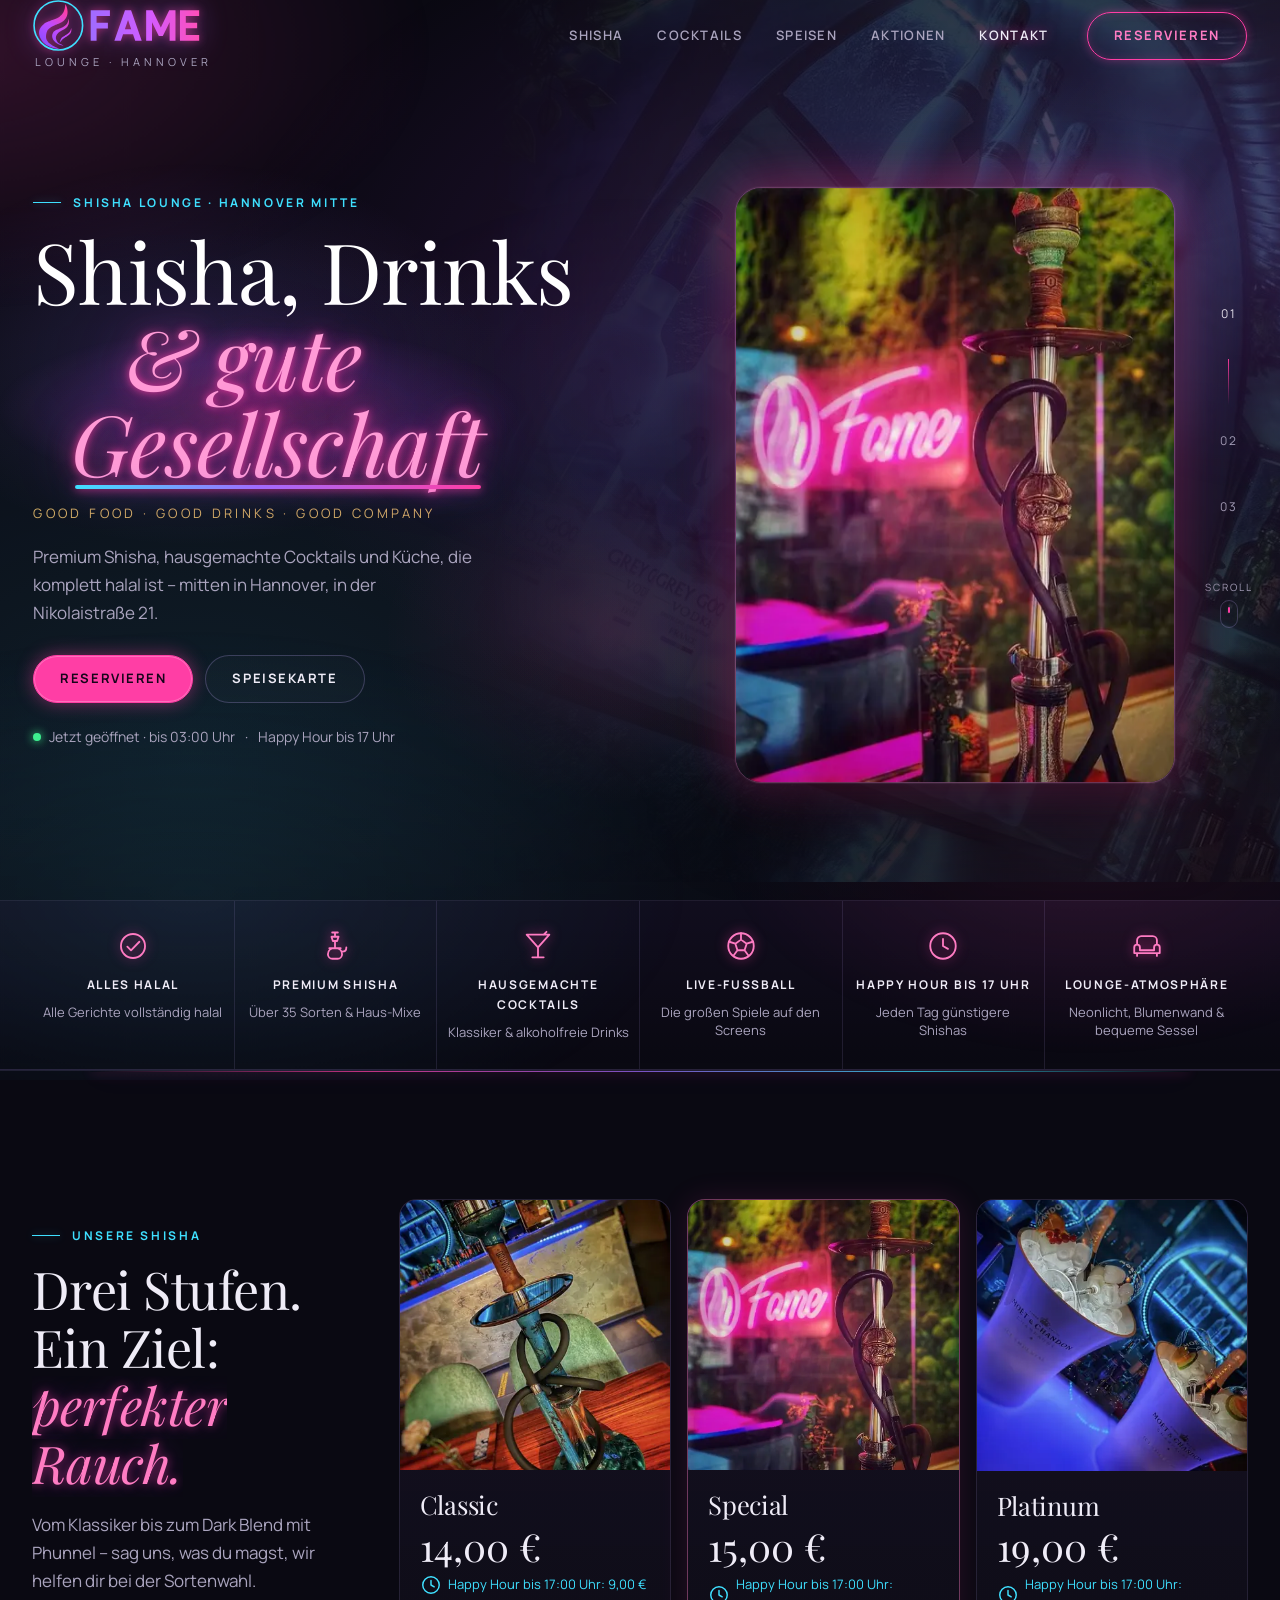
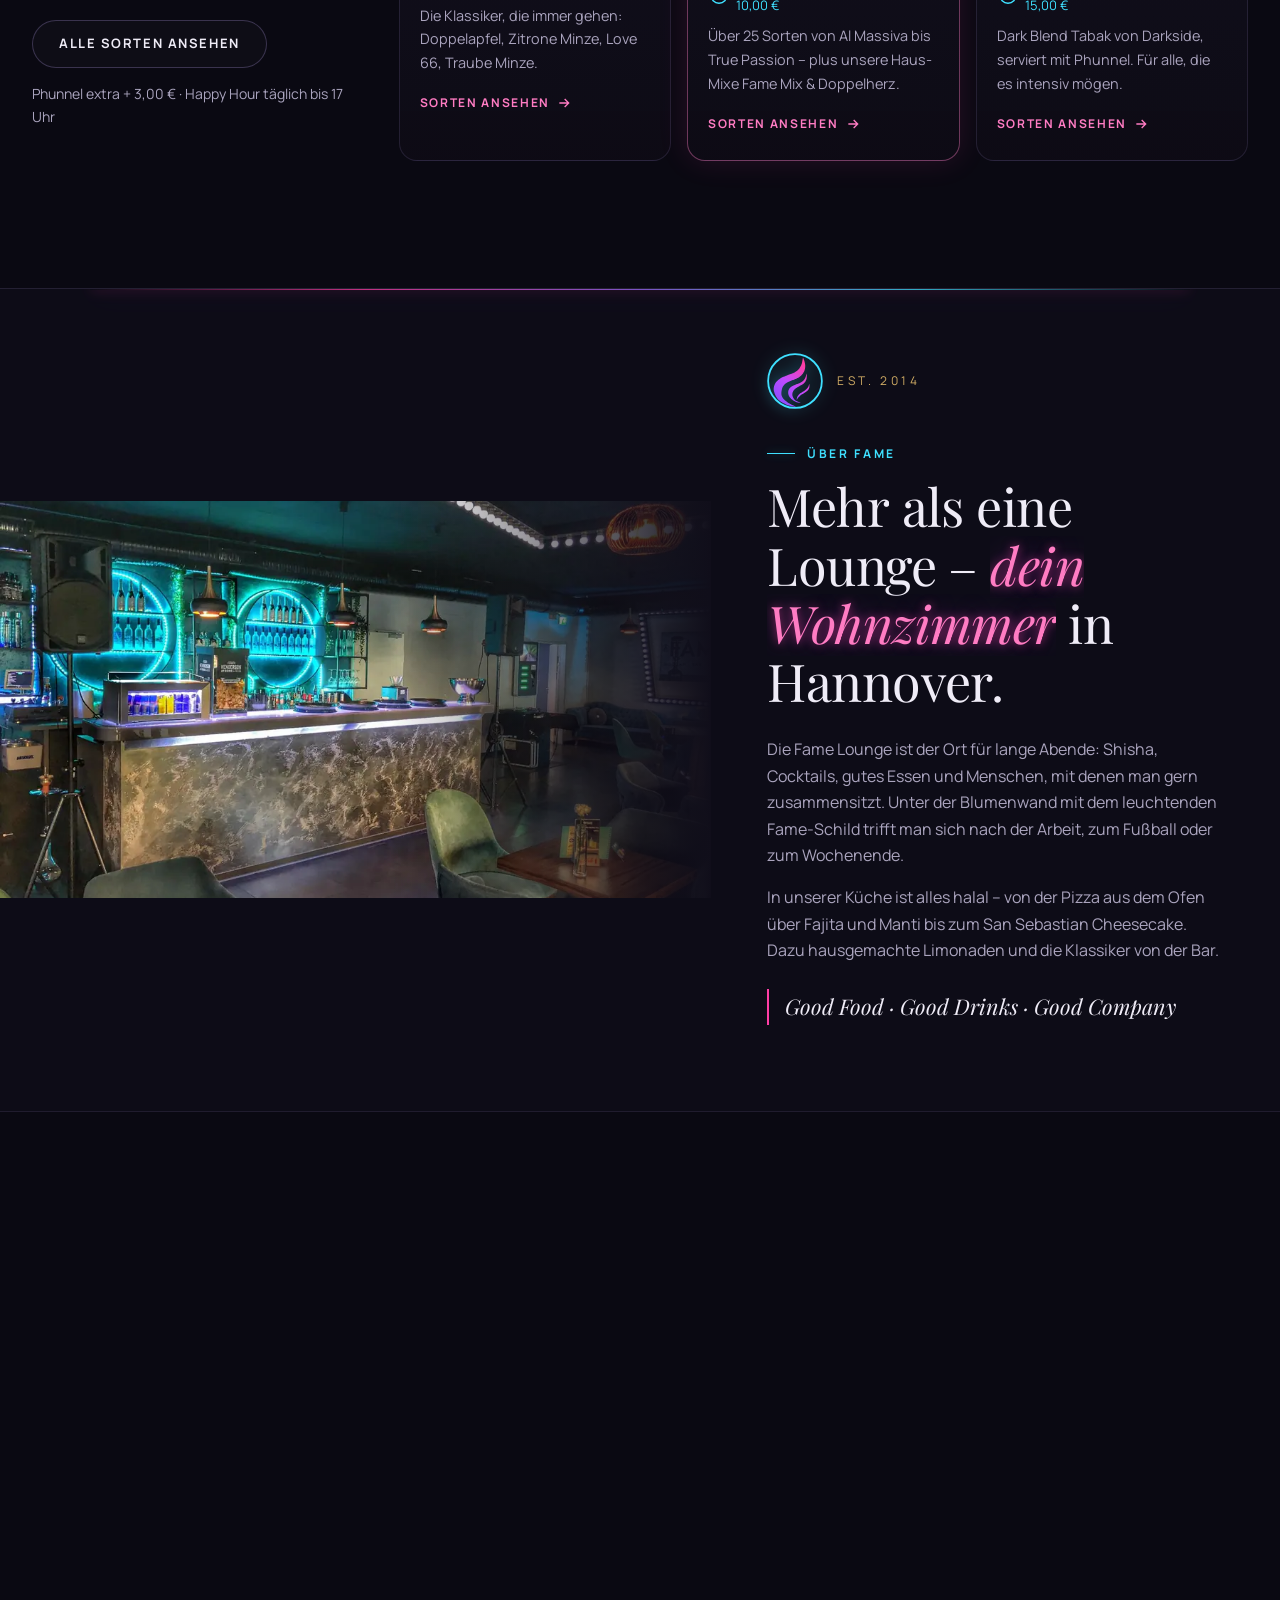
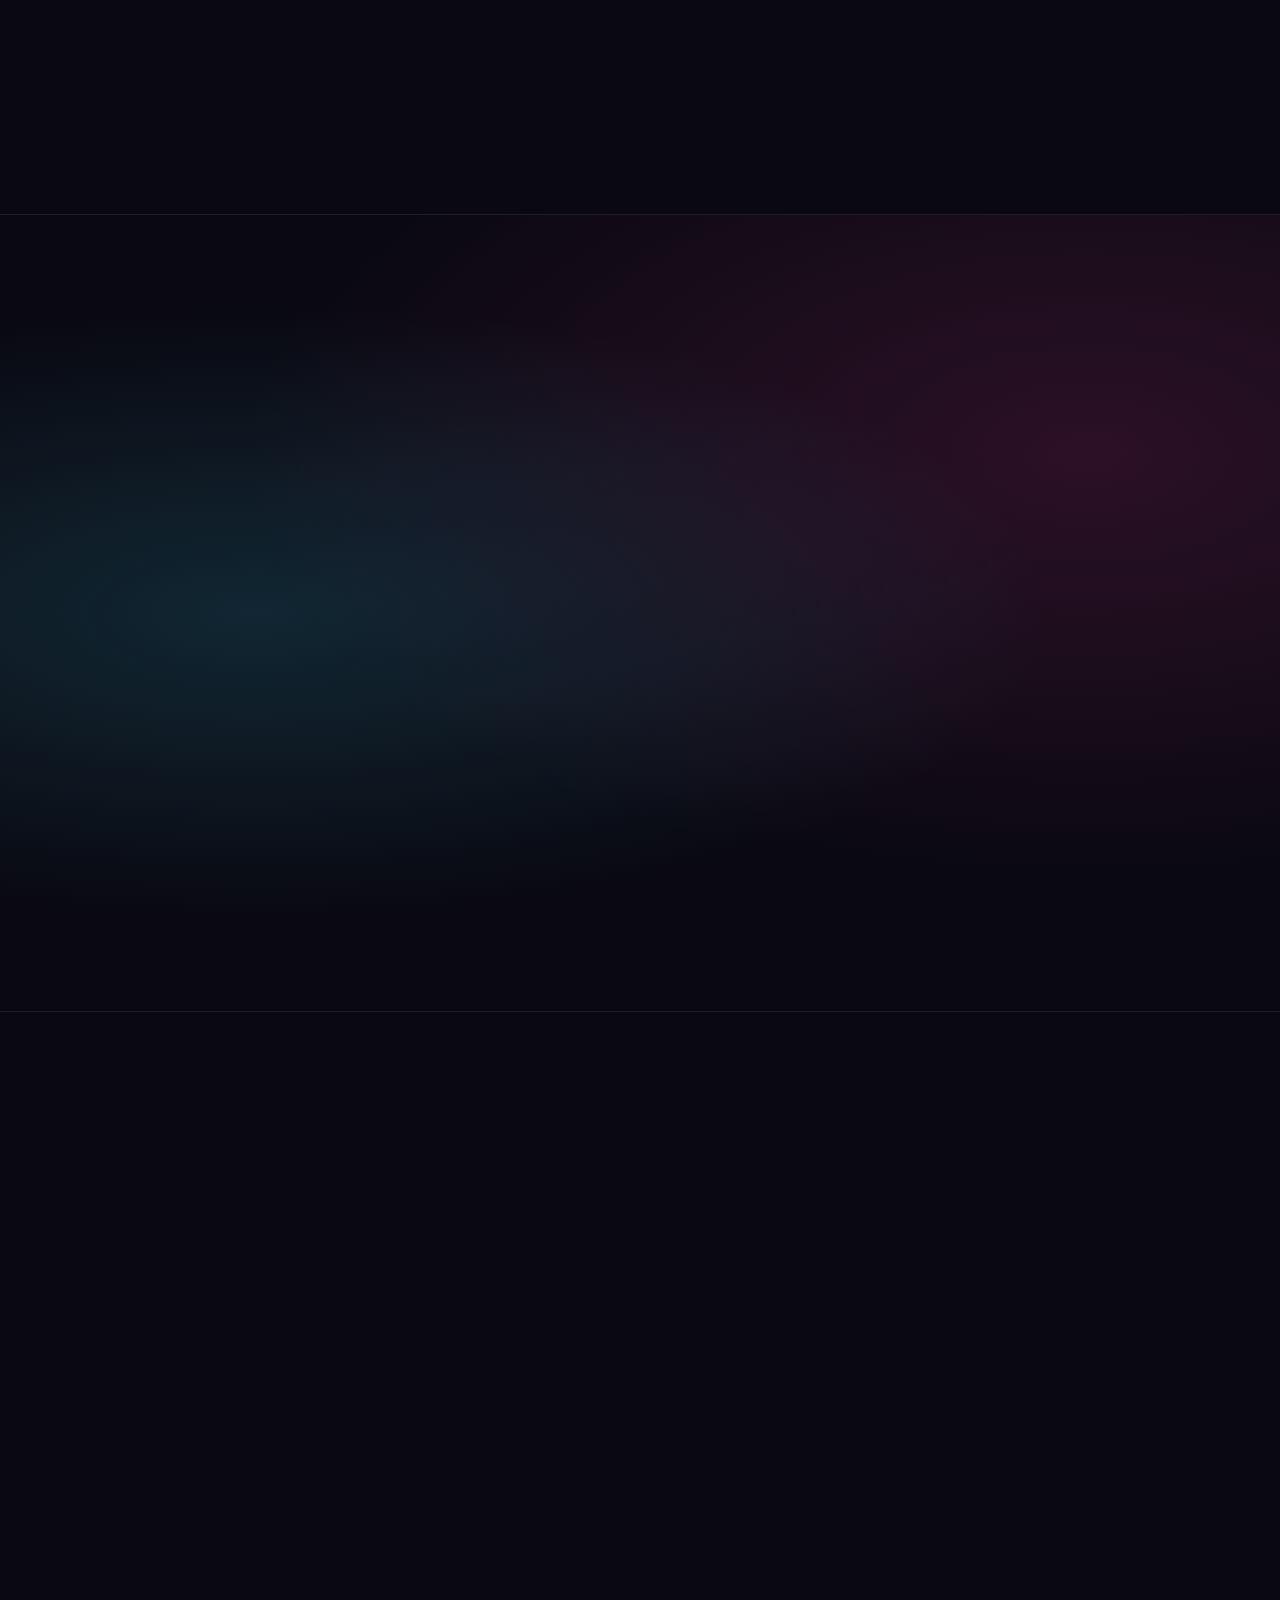
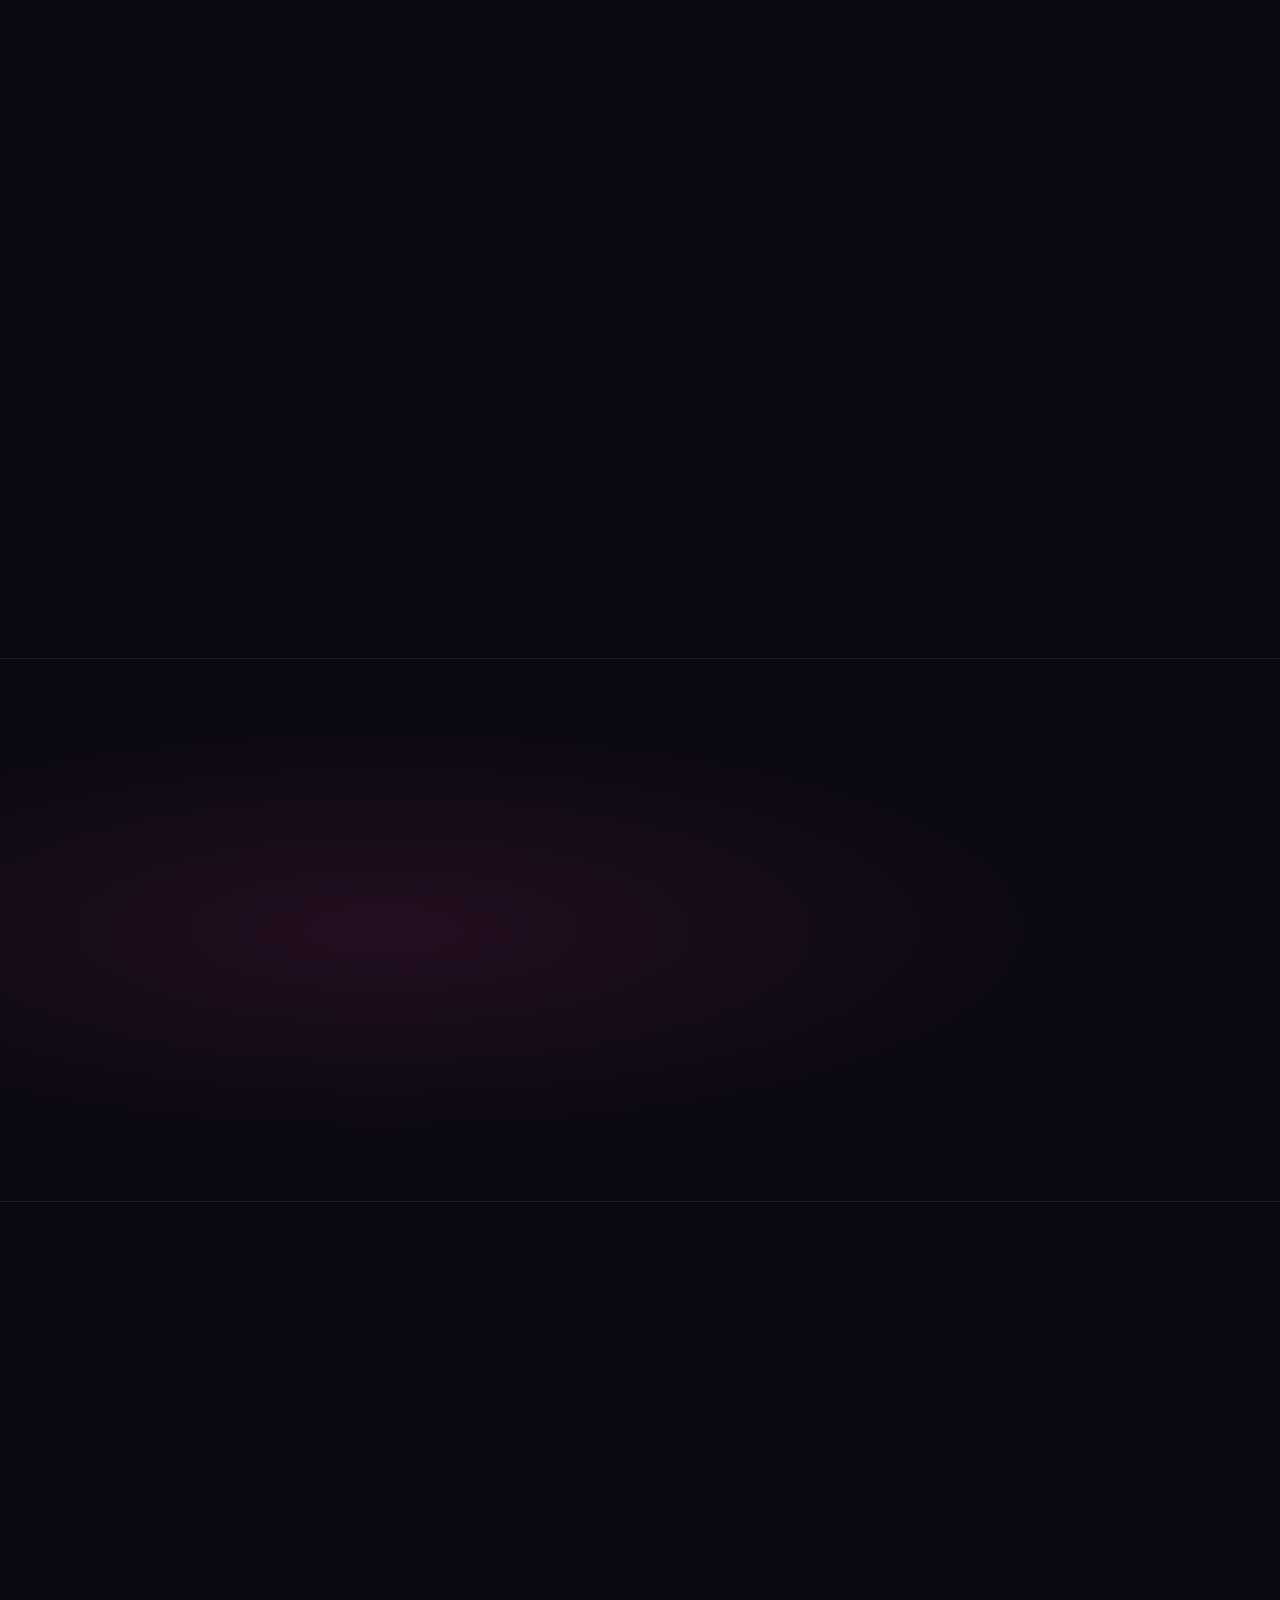
<file: index.html>
<!doctype html>
<html lang="de" class="no-js">
<head>
  <meta charset="utf-8">
  <meta name="viewport" content="width=device-width, initial-scale=1, viewport-fit=cover">
  <meta name="robots" content="noindex, nofollow">
  <title>Fame Lounge Hannover – Shisha Lounge, Cocktails &amp; Halal-Küche</title>
  <meta name="description" content="Shisha Lounge in Hannover Mitte (Nikolaistr. 21): Premium Shisha, hausgemachte Cocktails, Pizza, Pasta &amp; Fajita – alles halal. Happy Hour täglich bis 17 Uhr. Jetzt reservieren.">
  <meta name="theme-color" content="#07070B">
  <meta name="color-scheme" content="dark">
  <link rel="canonical" href="https://www.fame-lounge.de/">
  <link rel="icon" href="favicon.svg" type="image/svg+xml">

  <meta property="og:type" content="website">
  <meta property="og:locale" content="de_DE">
  <meta property="og:site_name" content="Fame Lounge Hannover">
  <meta property="og:title" content="Fame Lounge Hannover – Shisha, Drinks &amp; gute Gesellschaft">
  <meta property="og:description" content="Premium Shisha, hausgemachte Cocktails und Halal-Küche in der Nikolaistraße 21, Hannover.">
  <meta property="og:url" content="https://www.fame-lounge.de/">
  <meta property="og:image" content="https://www.fame-lounge.de/assets/img/og-fame-lounge.jpg">
  <meta property="og:image:width" content="1200">
  <meta property="og:image:height" content="630">
  <meta name="twitter:card" content="summary_large_image">

  <link rel="preload" as="image" type="image/webp" href="assets/img/hero-shisha-720.webp"
        imagesrcset="assets/img/hero-shisha-480.webp 480w, assets/img/hero-shisha-560.webp 560w, assets/img/hero-shisha-720.webp 720w, assets/img/hero-shisha-908.webp 908w"
        imagesizes="(min-width: 960px) 34vw, 76vw" fetchpriority="high">
  <link rel="preload" as="font" type="font/woff2" href="assets/fonts/playfair-latin-400-normal.woff2" crossorigin>
  <link rel="preload" as="font" type="font/woff2" href="assets/fonts/manrope-latin-wght.woff2" crossorigin>
  <link rel="preload" as="fetch" href="content/site.json" crossorigin>
  <link rel="stylesheet" href="assets/css/style.css?v=9edea228">
  <script>document.documentElement.classList.replace('no-js', 'js');</script>
</head>
<body>
  <a class="skip-link" href="#main">Zum Inhalt springen</a>

  <!-- 1. Header -->
  <header class="site-header" id="header">
    <div class="header-inner">
      <a class="brand" href="#top" aria-label="Fame Lounge Hannover – nach oben">
        <img class="brand-logo neon-logo" src="assets/img/logo-full.svg" alt="Fame" width="175" height="53">
        <span class="brand-sub">Lounge · Hannover</span>
      </a>
      <nav class="main-nav" id="main-nav" aria-label="Hauptnavigation">
        <ul>
          <li><a href="#shisha">Shisha</a></li>
          <li><a href="#cocktails">Cocktails</a></li>
          <li><a href="#speisen">Speisen</a></li>
          <li><a href="#aktionen">Aktionen</a></li>
          <li><a href="#kontakt">Kontakt</a></li>
        </ul>
        <a class="btn btn-neon nav-cta-mobile" href="#kontakt">Reservieren</a>
      </nav>
      <a class="btn btn-neon header-cta" href="#kontakt">Reservieren</a>
      <button class="nav-toggle" type="button" aria-expanded="false" aria-controls="main-nav" aria-label="Menü öffnen">
        <span></span><span></span><span></span>
      </button>
    </div>
  </header>

  <main id="main">
    <!-- 2. Hero -->
    <section class="hero" id="top" aria-labelledby="hero-title">
      <div class="hero-bg" aria-hidden="true">
        <picture>
          <source media="(min-width: 960px)" srcset="assets/img/bar-teal-1200.webp">
          <img src="[data-uri]" alt="" width="1206" height="1178" class="hero-bg-img" data-parallax="0.25">
        </picture>
        <div class="smoke-fallback"><span></span><span></span><span></span></div>
        <div class="smoke-canvas" id="smoke"></div>
      </div>

      <div class="hero-inner container">
        <div class="hero-copy">
          <p class="eyebrow" data-bind="hero.kicker">Shisha Lounge · Hannover Mitte</p>
          <h1 class="hero-title" id="hero-title">
            <span class="ht ht-1 hero-pre" data-bind="hero.pre">Shisha, Drinks</span>
            <em class="ht ht-2 neon-text" data-bind="hero.accent1">&amp; gute</em>
            <em class="ht ht-3 neon-text" data-bind="hero.accent2">Gesellschaft</em>
          </h1>
          <p class="hero-sub" data-bind="hero.subline">Good Food · Good Drinks · Good Company</p>
          <p class="hero-text" data-bind="hero.text">Premium Shisha, hausgemachte Cocktails und Küche, die komplett halal ist – mitten in Hannover, in der Nikolaistraße 21.</p>
          <div class="hero-actions">
            <a class="btn btn-fill" href="#kontakt" data-bind="hero.ctaPrimary">Reservieren</a>
            <a class="btn btn-ghost" href="#speisekarte" data-bind="hero.ctaSecondary">Speisekarte</a>
          </div>
          <p class="hero-meta">
            <span class="dot-open" data-open-state>Heute geöffnet</span>
            <span aria-hidden="true">·</span>
            <span>Happy Hour bis 17 Uhr</span>
          </p>
        </div>

        <figure class="hero-visual" data-parallax="-0.08">
          <div class="hero-frame">
            <img src="assets/img/hero-shisha-720.webp"
                 srcset="assets/img/hero-shisha-480.webp 480w, assets/img/hero-shisha-560.webp 560w, assets/img/hero-shisha-720.webp 720w, assets/img/hero-shisha-908.webp 908w"
                 sizes="(min-width: 960px) 34vw, 76vw" width="908" height="1230" fetchpriority="high"
                 alt="Shisha auf dem Tisch, dahinter leuchtet das pinke Fame-Neonschild">
            <span class="sign-glow" aria-hidden="true"></span>
          </div>
        </figure>

        <nav class="hero-pager" aria-label="Schnellzugriff">
          <a href="#shisha"><span>01</span><small>Shisha</small></a>
          <a href="#cocktails"><span>02</span><small>Cocktails</small></a>
          <a href="#speisen"><span>03</span><small>Speisen</small></a>
          <a class="hero-scroll" href="#vorteile"><small>Scroll</small><i aria-hidden="true"></i></a>
        </nav>
      </div>
    </section>

    <!-- 3. USP strip -->
    <section class="usps" id="vorteile" aria-label="Das erwartet dich">
      <ul class="usp-list container" data-render="usps"></ul>
    </section>

    <!-- 4. Shisha tiers -->
    <section class="section shisha" id="shisha" aria-labelledby="shisha-title">
      <div class="container shisha-grid">
        <div class="section-head">
          <p class="eyebrow" data-bind="shisha.eyebrow">Unsere Shisha</p>
          <h2 id="shisha-title" class="split" data-bind-html="shisha.title">Unsere Shisha</h2>
          <p class="lead" data-bind="shisha.text"></p>
          <button class="btn btn-ghost" type="button" data-open-flavours data-bind="shisha.cta">Alle Sorten ansehen</button>
          <p class="small muted" data-bind="shisha.extraNote"></p>
        </div>
        <div class="tier-cards" data-render="tiers"></div>
      </div>
    </section>

    <!-- 5. About -->
    <section class="about" id="ueber" aria-labelledby="about-title">
      <div class="about-media">
        <img data-img="about" alt="" loading="lazy">
      </div>
      <div class="about-copy">
        <div class="about-brand">
          <img src="assets/img/logo-mark.svg" alt="" width="64" height="64" loading="lazy">
          <span class="est" data-bind="venue.est">Est. 2014</span>
        </div>
        <p class="eyebrow" data-bind="about.eyebrow">Über Fame</p>
        <h2 id="about-title" class="split" data-bind-html="about.title">Über Fame</h2>
        <div data-render="about"></div>
        <p class="motto" data-bind="venue.motto">Good Food · Good Drinks · Good Company</p>
      </div>
    </section>

    <!-- 6. Category tiles -->
    <section class="section categories" id="karte-entdecken" aria-labelledby="cat-title">
      <div class="container">
        <div class="section-head row">
          <div>
            <p class="eyebrow" data-bind="categories.eyebrow">Entdecke unsere Karte</p>
            <h2 id="cat-title" class="split" data-bind="categories.title">Entdecke unsere Karte</h2>
          </div>
        </div>
        <div class="cat-grid" data-render="categories"></div>
      </div>
    </section>

    <!-- 7. Signature cocktails -->
    <section class="cocktail-banner motion-ok" id="cocktails" aria-labelledby="cocktail-title">
      <div class="bg-words" aria-hidden="true"><div class="bg-words-track" data-render="cocktailWords"></div></div>
      <div class="container cocktail-grid">
        <div class="cocktail-visual">
        <div class="phone-frame">
          <video class="lazy-video" muted loop playsinline preload="none" width="480" height="848"
                 data-poster="assets/video/cocktails-loop-poster.webp" aria-label="Cocktails werden an der Bar serviert (Video ohne Ton)">
            <source data-src="assets/video/cocktails-loop.mp4" type="video/mp4">
          </video>
        </div>
        <div class="float-tags" data-render="cocktailFloat" aria-hidden="true"></div>
        </div>
        <div class="cocktail-copy">
          <p class="eyebrow" data-bind="cocktails.eyebrow">Signature Cocktails</p>
          <h2 id="cocktail-title" class="split" data-bind-html="cocktails.title">Signature Cocktails</h2>
          <p class="rotator" aria-hidden="true">Heute schon <span class="rot-box"><b class="rot-word" data-render="rotWord">Mojito</b></span> probiert?</p>
          <p class="lead" data-bind="cocktails.text"></p>
          <ul class="chip-list" data-render="cocktailHighlights"></ul>
          <a class="btn btn-fill" href="#speisekarte" data-open-tab="cocktails" data-bind="cocktails.cta">Cocktails ansehen</a>
        </div>
      </div>
    </section>

    <!-- 8. Food -->
    <section class="section speisen" id="speisen" aria-labelledby="food-title">
      <div class="container">
        <div class="section-head row">
          <div>
            <p class="eyebrow" data-bind="speisen.eyebrow">Speisen</p>
            <h2 id="food-title" class="split" data-bind="speisen.title">Aus unserer Küche</h2>
          </div>
          <span class="halal-badge" data-bind="speisen.badge">Alle Gerichte halal</span>
        </div>
        <div class="dish-grid" data-render="dishes"></div>
        <div class="center"><a class="btn btn-ghost" href="#speisekarte" data-open-tab="speisen" data-bind="speisen.cta">Ganze Speisekarte</a></div>
      </div>
    </section>

    <!-- 9. Promotions -->
    <section class="section aktionen" id="aktionen" aria-labelledby="promo-title">
      <div class="container">
        <div class="section-head">
          <p class="eyebrow" data-bind="aktionen.eyebrow">Aktionen &amp; Events</p>
          <h2 id="promo-title" class="split" data-bind="aktionen.title">Was gerade läuft</h2>
        </div>
        <div class="promo-grid" data-render="aktionen"></div>
      </div>
    </section>

    <!-- 10. Full menu -->
    <section class="section menu" id="speisekarte" aria-labelledby="menu-title">
      <div class="container">
        <div class="section-head row">
          <div>
            <p class="eyebrow">Speisekarte komplett</p>
            <h2 id="menu-title" class="split">Unsere Karte</h2>
          </div>
          <label class="menu-search">
            <span class="sr-only">In der Karte suchen</span>
            <svg aria-hidden="true" viewBox="0 0 24 24"><circle cx="11" cy="11" r="7"/><path d="m20 20-3.5-3.5"/></svg>
            <input type="search" id="menu-search" placeholder="Suchen, z. B. Mojito, Pizza, Minze" autocomplete="off" enterkeyhint="search">
          </label>
        </div>
      </div>
      <div class="menu-tabs-wrap" id="menu-tabs-wrap">
        <div class="container">
          <div class="menu-tabs" role="tablist" aria-label="Kategorien der Speisekarte" data-render="menuTabs"></div>
        </div>
      </div>
      <div class="container">
        <div class="menu-panel" id="menu-panel" role="tabpanel" tabindex="-1" aria-live="polite"></div>
        <div class="menu-legend" data-render="menuLegend"></div>
      </div>
    </section>

    <!-- 12. Reviews -->
    <section class="section reviews" id="bewertungen" aria-labelledby="reviews-title">
      <div class="container reviews-inner">
        <div class="rating-card">
          <p class="rating-value"><span data-count>4,5</span><small>/ 5</small></p>
          <div class="stars" data-render="stars" aria-hidden="true"></div>
          <p class="rating-count" data-render="ratingCount">445 Bewertungen auf Google</p>
        </div>
        <div class="reviews-copy">
          <p class="eyebrow" data-bind="reviews.eyebrow">Bewertungen</p>
          <h2 id="reviews-title" class="split" data-bind="reviews.title">Das sagen unsere Gäste</h2>
          <p class="lead" data-bind="reviews.text"></p>
          <div class="btn-row">
            <a class="btn btn-fill" data-href="google" target="_blank" rel="noopener" data-bind="reviews.cta">Bewertungen auf Google</a>
          </div>
        </div>
      </div>
    </section>

    <!-- 13. Reservation & contact -->
    <section class="section contact" id="kontakt" aria-labelledby="contact-title">
      <div class="container contact-grid">
        <div class="contact-form-wrap glass">
          <p class="eyebrow" data-bind="contact.eyebrow">Reservierung &amp; Kontakt</p>
          <h2 id="contact-title" class="split" data-bind="contact.title">Reserviere deinen Tisch</h2>
          <p class="muted" data-bind="contact.text"></p>
          <form class="res-form" id="res-form" novalidate>
            <div class="field full">
              <label for="f-name">Name</label>
              <input id="f-name" name="name" autocomplete="name" required>
            </div>
            <div class="field">
              <label for="f-date">Datum</label>
              <input id="f-date" name="datum" type="date" required>
            </div>
            <div class="field">
              <label for="f-time">Uhrzeit</label>
              <input id="f-time" name="zeit" type="time" step="900" required>
            </div>
            <div class="field">
              <label for="f-persons">Personen</label>
              <select id="f-persons" name="personen" required></select>
            </div>
            <div class="field">
              <span class="label-like" aria-hidden="true">&nbsp;</span>
              <button class="btn btn-fill btn-block" type="submit">
                <svg aria-hidden="true" viewBox="0 0 24 24" class="ico"><use href="#i-whatsapp"/></svg>
                Per WhatsApp anfragen
              </button>
            </div>
            <p class="form-error full" id="form-error" role="alert" hidden></p>
            <p class="small muted full" data-bind="contact.formNote"></p>
          </form>
        </div>

        <div class="contact-info">
          <ul class="info-list">
            <li>
              <svg aria-hidden="true" viewBox="0 0 24 24" class="ico"><use href="#i-pin"/></svg>
              <div><strong data-bind="venue.name">Fame Lounge Hannover</strong><br><span data-render="address">Nikolaistr. 21, 30159 Hannover</span></div>
            </li>
            <li>
              <svg aria-hidden="true" viewBox="0 0 24 24" class="ico"><use href="#i-phone"/></svg>
              <a data-href="tel" data-bind="venue.phoneDisplay">0511 70816796</a>
            </li>
            <li>
              <svg aria-hidden="true" viewBox="0 0 24 24" class="ico"><use href="#i-instagram"/></svg>
              <a data-href="instagram" target="_blank" rel="noopener" data-render="igHandle">@fameloungehannover</a>
            </li>
            <li class="age-note">
              <span class="age-badge">18+</span>
              <span data-bind="legal.ageLong">Shisha und alkoholische Getränke nur ab 18 Jahren.</span>
            </li>
          </ul>
          <div class="hours glass">
            <h3>Öffnungszeiten</h3>
            <table data-render="hours"></table>
          </div>
          <div class="map" id="map">
            <div class="map-consent">
              <p>Beim Laden der Karte werden Daten an Google übertragen.</p>
              <button class="btn btn-ghost" type="button" id="map-load">Karte laden</button>
              <a class="text-link" data-href="route" target="_blank" rel="noopener">Route in Google Maps öffnen</a>
            </div>
          </div>
        </div>
      </div>
    </section>
  </main>

  <!-- 14. Footer -->
  <footer class="site-footer">
    <div class="container footer-grid">
      <div class="footer-brand">
        <img src="assets/img/logo-full.svg" alt="Fame" width="200" height="61" loading="lazy" class="neon-logo">
        <p class="est" data-bind="venue.est">Est. 2014</p>
        <p class="muted" data-bind="venue.motto">Good Food · Good Drinks · Good Company</p>
        <div class="socials">
          <a data-href="instagram" target="_blank" rel="noopener" aria-label="Instagram"><svg viewBox="0 0 24 24" class="ico" aria-hidden="true"><use href="#i-instagram"/></svg></a>
          <a data-href="facebook" target="_blank" rel="noopener" aria-label="Facebook"><svg viewBox="0 0 24 24" class="ico" aria-hidden="true"><use href="#i-facebook"/></svg></a>
          <a data-href="google" target="_blank" rel="noopener" aria-label="Google"><svg viewBox="0 0 24 24" class="ico" aria-hidden="true"><use href="#i-google"/></svg></a>
        </div>
      </div>
      <nav aria-label="Navigation">
        <h3>Navigation</h3>
        <ul>
          <li><a href="#shisha">Shisha</a></li>
          <li><a href="#cocktails">Cocktails</a></li>
          <li><a href="#speisen">Speisen</a></li>
          <li><a href="#aktionen">Aktionen</a></li>
          <li><a href="#kontakt">Reservieren</a></li>
        </ul>
      </nav>
      <nav aria-label="Karte">
        <h3>Karte</h3>
        <ul data-render="footerTabs"></ul>
      </nav>
      <div>
        <h3>Kontakt</h3>
        <p data-render="address">Nikolaistr. 21, 30159 Hannover</p>
        <p><a data-href="tel" data-bind="venue.phoneDisplay">0511 70816796</a></p>
        <p class="muted" data-render="hoursShort"></p>
      </div>
      <nav aria-label="Rechtliches">
        <h3>Rechtliches</h3>
        <ul>
          <li><a href="impressum.html">Impressum</a></li>
          <li><a href="datenschutz.html">Datenschutz</a></li>
        </ul>
      </nav>
    </div>
    <div class="container footer-legal">
      <p class="warning"><span class="age-badge">18+</span><span><span data-bind="legal.age">Zutritt ab 18 Jahren</span>. <span data-bind="legal.smoking"></span></span></p>
      <p class="muted small">© <span data-year>2026</span> Fame Lounge Hannover</p>
    </div>
  </footer>

  <!-- Mobile action bar -->
  <nav class="action-bar" aria-label="Schnellkontakt">
    <a data-href="tel"><svg viewBox="0 0 24 24" class="ico" aria-hidden="true"><use href="#i-phone"/></svg>Anrufen</a>
    <a data-href="route" target="_blank" rel="noopener"><svg viewBox="0 0 24 24" class="ico" aria-hidden="true"><use href="#i-route"/></svg>Route</a>
    <a data-href="whatsapp" target="_blank" rel="noopener"><svg viewBox="0 0 24 24" class="ico" aria-hidden="true"><use href="#i-whatsapp"/></svg>WhatsApp</a>
  </nav>

  <!-- Dialogs -->
  <dialog class="modal" id="flavours-dialog" aria-labelledby="flavours-title">
    <div class="modal-head">
      <h2 id="flavours-title">Alle Shisha-Sorten</h2>
      <button class="icon-btn" type="button" data-close aria-label="Schließen"><svg viewBox="0 0 24 24" aria-hidden="true"><path d="M6 6l12 12M18 6 6 18"/></svg></button>
    </div>
    <div class="modal-body" id="flavours-body"></div>
  </dialog>


  <!-- Icon sprite -->
  <svg width="0" height="0" style="position:absolute" aria-hidden="true" focusable="false">
    <defs><linearGradient id="half-star"><stop offset="50%" stop-color="#ffc34d"/><stop offset="50%" stop-color="rgba(255,255,255,0.18)"/></linearGradient></defs>
    <symbol id="i-phone" viewBox="0 0 24 24"><path d="M5 3h3l2 5-2.5 1.5a11 11 0 0 0 7 7L16 14l5 2v3a2 2 0 0 1-2 2A17 17 0 0 1 3 5a2 2 0 0 1 2-2z"/></symbol>
    <symbol id="i-route" viewBox="0 0 24 24"><path d="M12 21s-6-5.5-6-10a6 6 0 0 1 12 0c0 4.5-6 10-6 10z"/><circle cx="12" cy="11" r="2.2"/></symbol>
    <symbol id="i-pin" viewBox="0 0 24 24"><path d="M12 21s-6-5.5-6-10a6 6 0 0 1 12 0c0 4.5-6 10-6 10z"/><circle cx="12" cy="11" r="2.2"/></symbol>
    <symbol id="i-whatsapp" viewBox="0 0 24 24"><path d="M4 20l1.3-3.8A8 8 0 1 1 8 19z"/><path d="M9 8.5c0 3 2.5 6.5 6.5 6.5l1-1.6-2-1-1 .9c-1.2-.5-2.3-1.6-2.8-2.8l.9-1-1-2z"/></symbol>
    <symbol id="i-instagram" viewBox="0 0 24 24"><rect x="3.5" y="3.5" width="17" height="17" rx="5"/><circle cx="12" cy="12" r="4"/><circle cx="17.2" cy="6.8" r=".6"/></symbol>
    <symbol id="i-facebook" viewBox="0 0 24 24"><path d="M14 8h3V4h-3a4 4 0 0 0-4 4v3H7v4h3v6h4v-6h3l1-4h-4V8z"/></symbol>
    <symbol id="i-google" viewBox="0 0 24 24"><path d="M20 12.2c0-.6 0-1.1-.2-1.7H12v3.3h4.5a4.6 4.6 0 0 1-1.9 2.8A6.8 6.8 0 1 1 16.6 7l2.4-2.3A10 10 0 1 0 20 12.2z"/></symbol>
    <symbol id="i-arrow" viewBox="0 0 24 24"><path d="M5 12h14M13 6l6 6-6 6"/></symbol>
    <symbol id="i-halal" viewBox="0 0 24 24"><circle cx="12" cy="12" r="8.5"/><path d="M8 12.5l2.6 2.6L16.5 9"/></symbol>
    <symbol id="i-shisha" viewBox="0 0 24 24"><path d="M10 2.5h4M12 2.5v3M9.5 5.5h5l-1 3h-3zM12 8.5v5M8 13.5h8M12 13.5c-3.3 0-5 2-5 4.3A3.2 3.2 0 0 0 10.2 21h3.6a3.2 3.2 0 0 0 3.2-3.2c0-2.3-1.7-4.3-5-4.3zM17 16c2 0 3-1 3-3"/></symbol>
    <symbol id="i-cocktail" viewBox="0 0 24 24"><path d="M4 4h16l-8 9zM12 13v7M8 20h8M16 4l2-2"/></symbol>
    <symbol id="i-ball" viewBox="0 0 24 24"><circle cx="12" cy="12" r="9"/><path d="M12 7.5l4 2.9-1.5 4.6h-5L8 10.4zM12 3v4.5M16 10.4l4.3-1.4M14.5 15l2.7 3.7M9.5 15l-2.7 3.7M8 10.4 3.7 9"/></symbol>
    <symbol id="i-clock" viewBox="0 0 24 24"><circle cx="12" cy="12" r="9"/><path d="M12 7v5l3.5 2"/></symbol>
    <symbol id="i-sofa" viewBox="0 0 24 24"><path d="M5 11V8a3 3 0 0 1 3-3h8a3 3 0 0 1 3 3v3M3 13a2 2 0 0 1 4 0v2h10v-2a2 2 0 0 1 4 0v4H3zM5 17v2M19 17v2"/></symbol>
    <symbol id="i-star" viewBox="0 0 24 24"><path d="M12 3l2.7 5.6 6.1.8-4.5 4.2 1.1 6.1L12 16.8 6.6 19.7l1.1-6.1L3.2 9.4l6.1-.8z"/></symbol>
  </svg>

  <script type="module" src="assets/js/main.js?v=fffdc57d"></script>
</body>
</html>
</file>
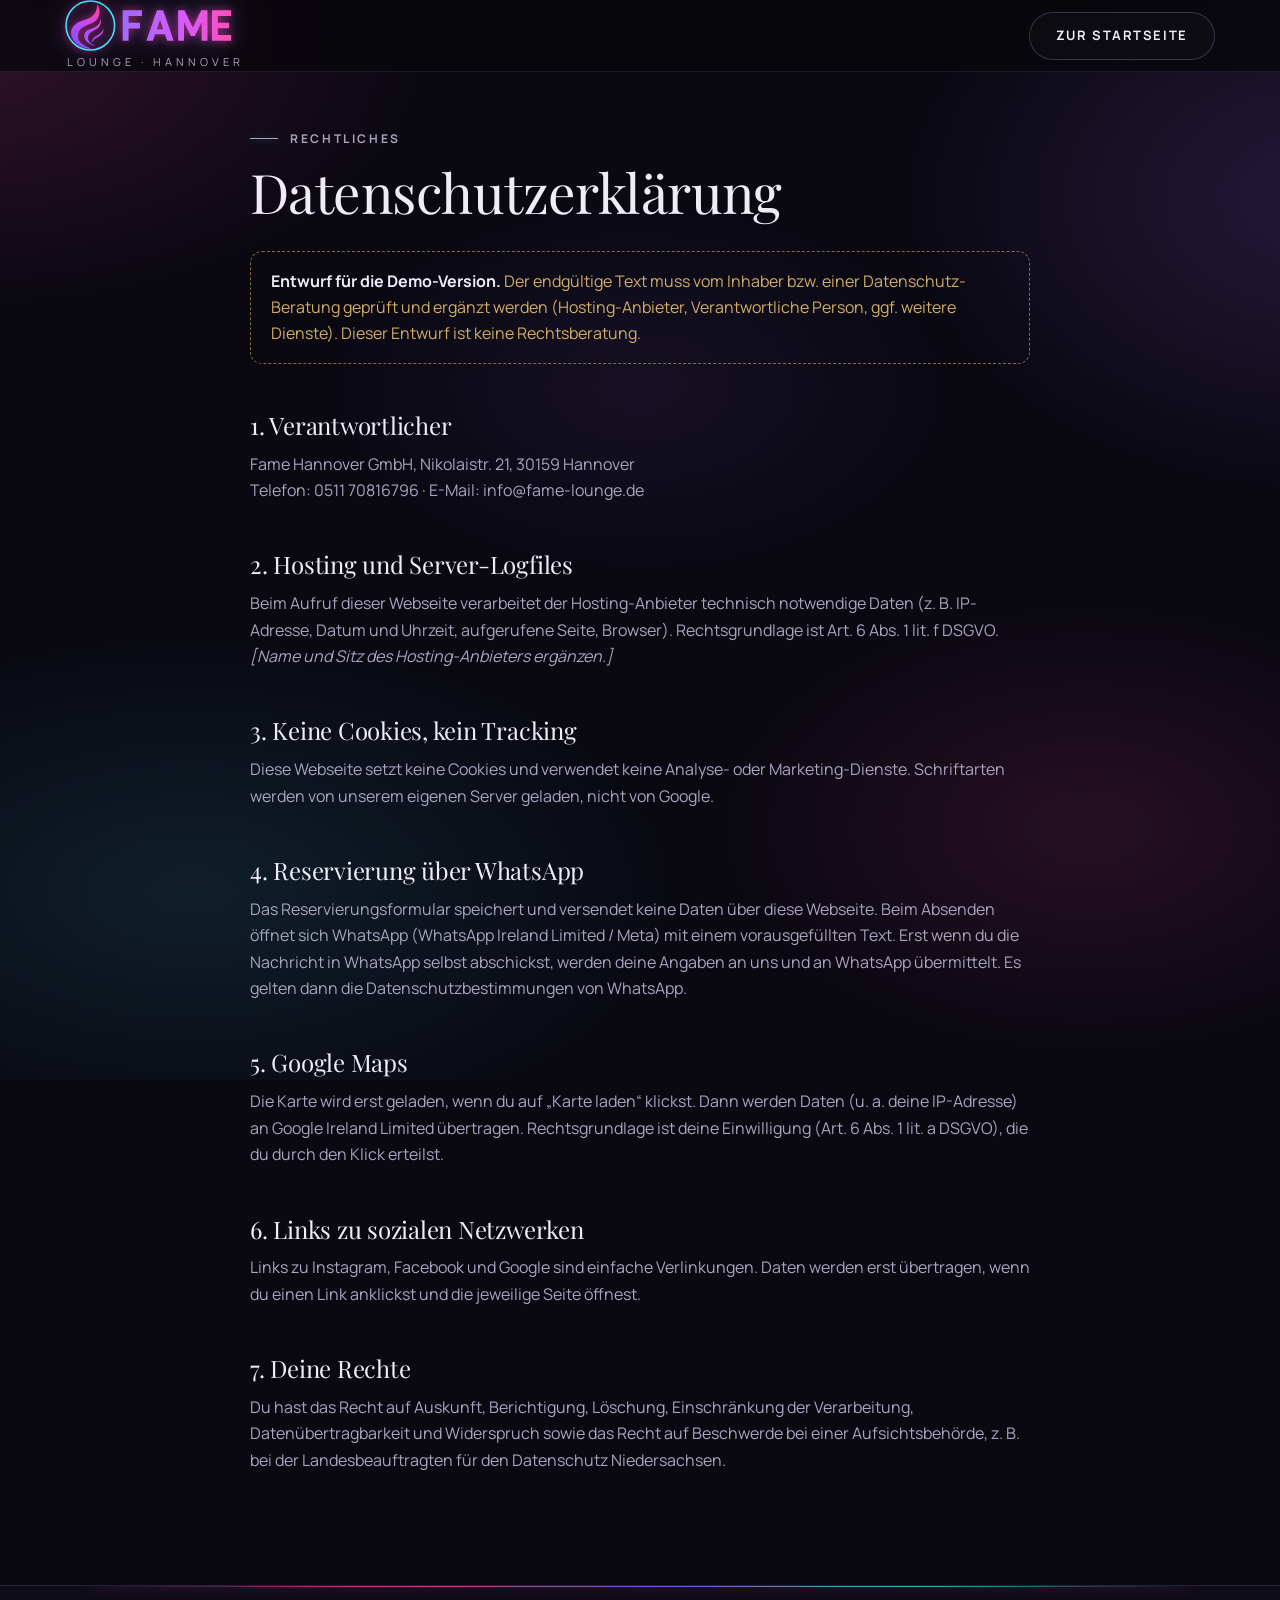
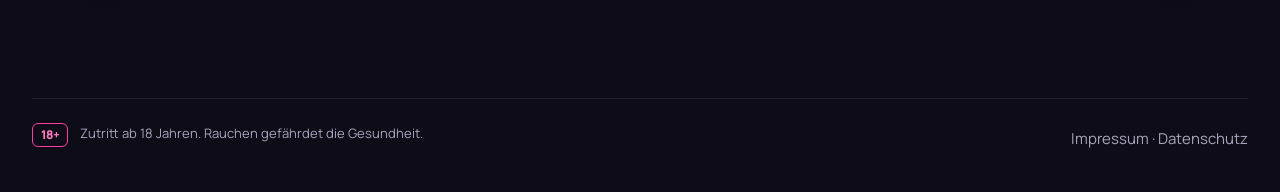
<file: datenschutz.html>
<!doctype html>
<html lang="de">
<head>
  <meta charset="utf-8">
  <meta name="viewport" content="width=device-width, initial-scale=1">
  <title>Datenschutz – Fame Lounge Hannover</title>
  <meta name="description" content="Datenschutzerklärung der Fame Lounge Hannover.">
  <meta name="robots" content="noindex, nofollow">
  <meta name="theme-color" content="#07070B">
  <link rel="canonical" href="https://www.fame-lounge.de/datenschutz.html">
  <link rel="icon" href="favicon.svg" type="image/svg+xml">
  <link rel="stylesheet" href="assets/css/style.css?v=9edea228">
</head>
<body>
  <header class="site-header scrolled">
    <div class="header-inner container">
      <a class="brand" href="./" aria-label="Zur Startseite">
        <img class="brand-logo neon-logo" src="assets/img/logo-full.svg" alt="Fame" width="165" height="50">
        <span class="brand-sub">Lounge · Hannover</span>
      </a>
      <a class="btn btn-ghost" href="./">Zur Startseite</a>
    </div>
  </header>

  <main class="legal-page">
    <div class="container">
      <p class="eyebrow">Rechtliches</p>
      <h1>Datenschutzerklärung</h1>

      <p class="notice"><strong>Entwurf für die Demo-Version.</strong> Der endgültige Text muss vom Inhaber bzw. einer Datenschutz-Beratung geprüft und ergänzt werden (Hosting-Anbieter, Verantwortliche Person, ggf. weitere Dienste). Dieser Entwurf ist keine Rechtsberatung.</p>

      <h2>1. Verantwortlicher</h2>
      <p>Fame Hannover GmbH, Nikolaistr. 21, 30159 Hannover<br>
         Telefon: 0511 70816796 · E-Mail: info@fame-lounge.de</p>

      <h2>2. Hosting und Server-Logfiles</h2>
      <p>Beim Aufruf dieser Webseite verarbeitet der Hosting-Anbieter technisch notwendige Daten (z. B. IP-Adresse, Datum und Uhrzeit, aufgerufene Seite, Browser). Rechtsgrundlage ist Art. 6 Abs. 1 lit. f DSGVO. <em>[Name und Sitz des Hosting-Anbieters ergänzen.]</em></p>

      <h2>3. Keine Cookies, kein Tracking</h2>
      <p>Diese Webseite setzt keine Cookies und verwendet keine Analyse- oder Marketing-Dienste. Schriftarten werden von unserem eigenen Server geladen, nicht von Google.</p>

      <h2>4. Reservierung über WhatsApp</h2>
      <p>Das Reservierungsformular speichert und versendet keine Daten über diese Webseite. Beim Absenden öffnet sich WhatsApp (WhatsApp Ireland Limited / Meta) mit einem vorausgefüllten Text. Erst wenn du die Nachricht in WhatsApp selbst abschickst, werden deine Angaben an uns und an WhatsApp übermittelt. Es gelten dann die Datenschutzbestimmungen von WhatsApp.</p>

      <h2>5. Google Maps</h2>
      <p>Die Karte wird erst geladen, wenn du auf „Karte laden“ klickst. Dann werden Daten (u. a. deine IP-Adresse) an Google Ireland Limited übertragen. Rechtsgrundlage ist deine Einwilligung (Art. 6 Abs. 1 lit. a DSGVO), die du durch den Klick erteilst.</p>

      <h2>6. Links zu sozialen Netzwerken</h2>
      <p>Links zu Instagram, Facebook und Google sind einfache Verlinkungen. Daten werden erst übertragen, wenn du einen Link anklickst und die jeweilige Seite öffnest.</p>

      <h2>7. Deine Rechte</h2>
      <p>Du hast das Recht auf Auskunft, Berichtigung, Löschung, Einschränkung der Verarbeitung, Datenübertragbarkeit und Widerspruch sowie das Recht auf Beschwerde bei einer Aufsichtsbehörde, z. B. bei der Landesbeauftragten für den Datenschutz Niedersachsen.</p>
    </div>
  </main>

  <footer class="site-footer">
    <div class="container footer-legal">
      <p class="warning"><span class="age-badge">18+</span><span>Zutritt ab 18 Jahren. Rauchen gefährdet die Gesundheit.</span></p>
      <p class="muted small"><a href="impressum.html">Impressum</a> · <a href="datenschutz.html">Datenschutz</a></p>
    </div>
  </footer>
</body>
</html>
</file>
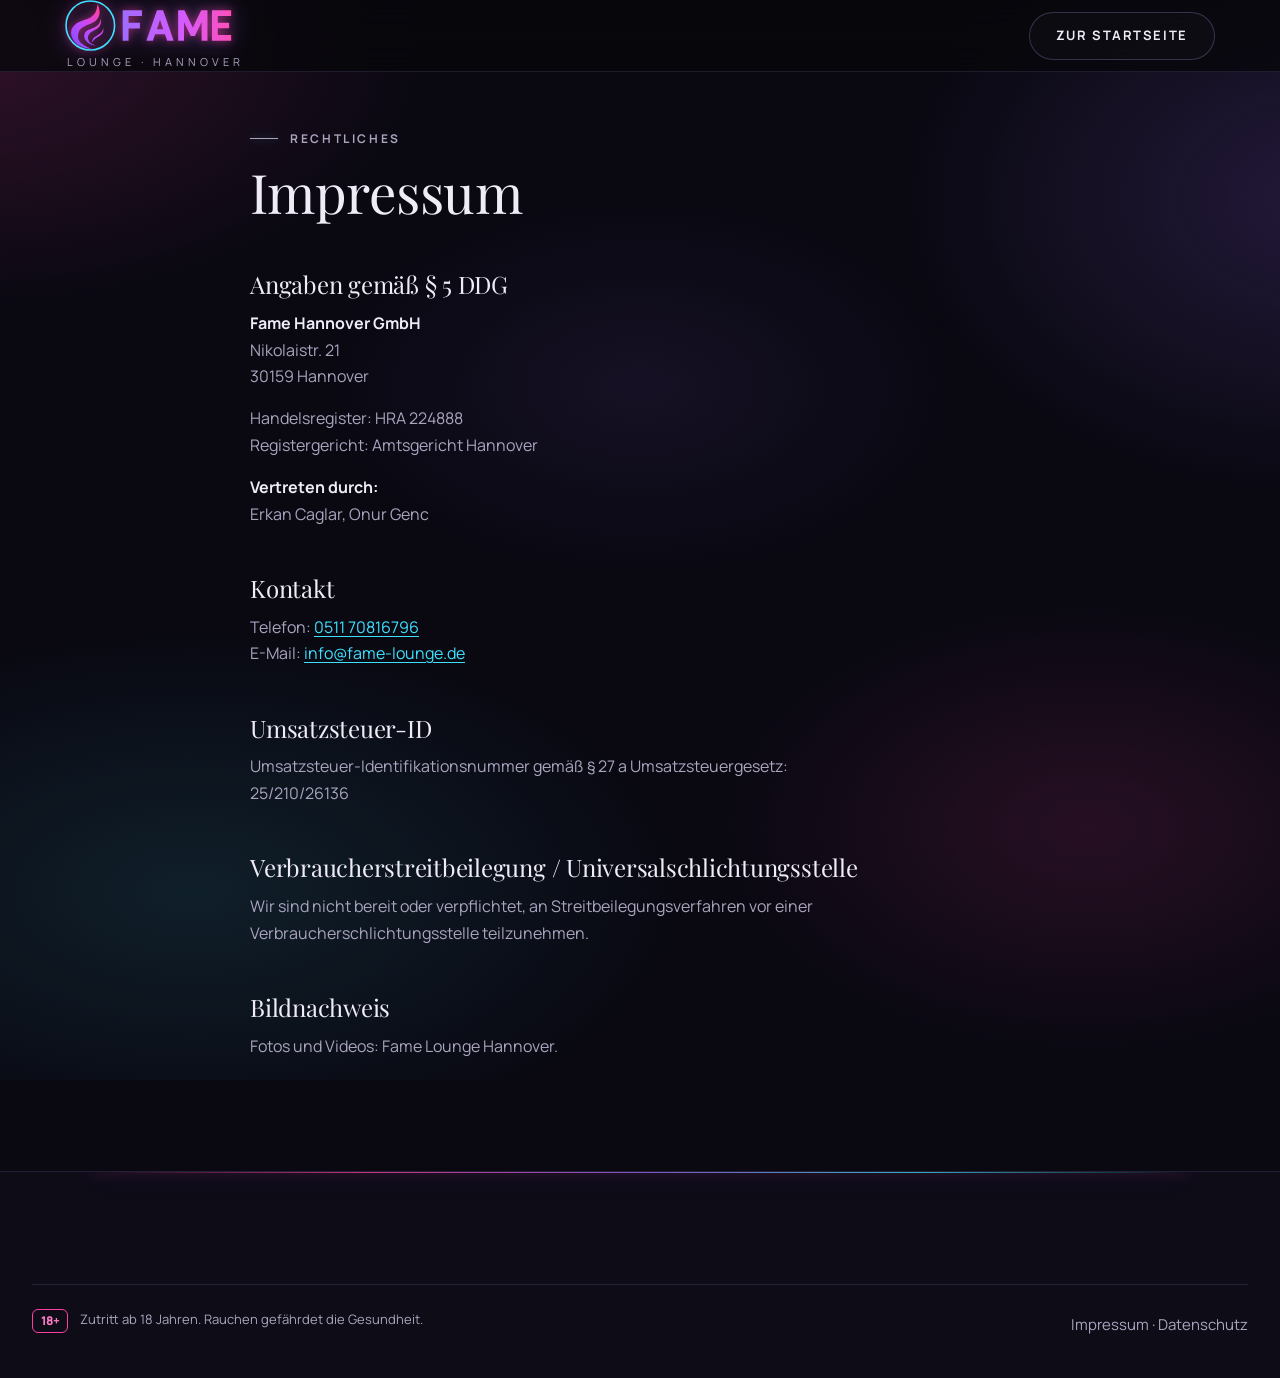
<file: impressum.html>
<!doctype html>
<html lang="de">
<head>
  <meta charset="utf-8">
  <meta name="viewport" content="width=device-width, initial-scale=1">
  <title>Impressum – Fame Lounge Hannover</title>
  <meta name="description" content="Impressum der Fame Lounge Hannover, Nikolaistr. 21, 30159 Hannover.">
  <meta name="robots" content="noindex, nofollow">
  <meta name="theme-color" content="#07070B">
  <link rel="canonical" href="https://www.fame-lounge.de/impressum.html">
  <link rel="icon" href="favicon.svg" type="image/svg+xml">
  <link rel="stylesheet" href="assets/css/style.css?v=9edea228">
</head>
<body>
  <header class="site-header scrolled">
    <div class="header-inner container">
      <a class="brand" href="./" aria-label="Zur Startseite">
        <img class="brand-logo neon-logo" src="assets/img/logo-full.svg" alt="Fame" width="165" height="50">
        <span class="brand-sub">Lounge · Hannover</span>
      </a>
      <a class="btn btn-ghost" href="./">Zur Startseite</a>
    </div>
  </header>

  <main class="legal-page">
    <div class="container">
      <p class="eyebrow">Rechtliches</p>
      <h1>Impressum</h1>

      <!-- Übernommen von https://www.fame-lounge.de/impressum.html (Stand 23.10.2026). Vom Inhaber bestätigen lassen. -->
      <h2>Angaben gemäß § 5 DDG</h2>
      <p><strong>Fame Hannover GmbH</strong><br>Nikolaistr. 21<br>30159 Hannover</p>
      <p>Handelsregister: HRA 224888<br>Registergericht: Amtsgericht Hannover</p>
      <p><strong>Vertreten durch:</strong><br>Erkan Caglar, Onur Genc</p>

      <h2>Kontakt</h2>
      <p>Telefon: <a class="text-link" href="tel:+4951170816796">0511 70816796</a><br>
         E-Mail: <a class="text-link" href="mailto:info@fame-lounge.de">info@fame-lounge.de</a></p>

      <h2>Umsatzsteuer-ID</h2>
      <p>Umsatzsteuer-Identifikationsnummer gemäß § 27 a Umsatzsteuergesetz:<br>25/210/26136</p>

      <h2>Verbraucherstreitbeilegung / Universalschlichtungsstelle</h2>
      <p>Wir sind nicht bereit oder verpflichtet, an Streitbeilegungsverfahren vor einer Verbraucherschlichtungsstelle teilzunehmen.</p>

      <h2>Bildnachweis</h2>
      <p>Fotos und Videos: Fame Lounge Hannover.</p>
    </div>
  </main>

  <footer class="site-footer">
    <div class="container footer-legal">
      <p class="warning"><span class="age-badge">18+</span><span>Zutritt ab 18 Jahren. Rauchen gefährdet die Gesundheit.</span></p>
      <p class="muted small"><a href="impressum.html">Impressum</a> · <a href="datenschutz.html">Datenschutz</a></p>
    </div>
  </footer>
</body>
</html>
</file>
<file: assets/css/style.css>
/* Fame Lounge Hannover — dark neon lounge */

@font-face { font-family: "Manrope"; src: url("../fonts/manrope-latin-wght.woff2") format("woff2"); font-weight: 200 800; font-display: swap; }
@font-face { font-family: "Playfair Display"; src: url("../fonts/playfair-latin-400-normal.woff2") format("woff2"); font-weight: 400; font-display: swap; }
@font-face { font-family: "Playfair Display"; src: url("../fonts/playfair-latin-400-italic.woff2") format("woff2"); font-weight: 400; font-style: italic; font-display: swap; }

:root {
  --bg: #0a0912;
  --bg-2: #100e1a;
  --bg-3: #171424;
  --glass: rgba(24, 20, 38, 0.55);
  --glass-strong: rgba(18, 15, 30, 0.86);
  --line: rgba(196, 170, 255, 0.12);
  --line-strong: rgba(196, 170, 255, 0.24);
  --text: #efecf7;
  --muted: #aaa4be;
  --pink: #ff3ea5;
  --pink-soft: #ff7cc3;
  --violet: #a06bff;
  --cyan: #3fe0ff;
  --gold: #d1ad66;
  --on-pink: #16041a;
  --glow-pink: 0 0 6px rgba(255, 62, 165, 0.55), 0 0 22px rgba(255, 62, 165, 0.35), 0 0 48px rgba(192, 75, 255, 0.25);
  --glow-cyan: 0 0 8px rgba(63, 224, 255, 0.45), 0 0 26px rgba(63, 224, 255, 0.2);
  --radius: 18px;
  --radius-sm: 12px;
  --header-h: 72px;
  --font-head: "Playfair Display", Georgia, "Times New Roman", serif;
  --font-body: "Manrope", system-ui, -apple-system, "Segoe UI", Roboto, sans-serif;
  --ease-spring: cubic-bezier(0.34, 1.56, 0.64, 1);
  --ease-out: cubic-bezier(0.16, 1, 0.3, 1);
  color-scheme: dark;
}

*, *::before, *::after { box-sizing: border-box; }
html { -webkit-text-size-adjust: 100%; scroll-padding-top: calc(var(--header-h) + 64px); }
html.lenis, html.lenis body { height: auto; }
.lenis.lenis-smooth { scroll-behavior: auto !important; }
@media all { /* animations run for every visitor (owner decision 2026-10-23) */ html:not(.lenis) { scroll-behavior: smooth; } }
body {
  margin: 0; background: var(--bg); color: var(--text);
  font: 400 16px/1.65 var(--font-body);
  overflow-x: hidden;
  -webkit-font-smoothing: antialiased;
}
body.locked { overflow: hidden; }

/* Neon ambient light: soft pink / violet / cyan glows fixed behind every section, drifting slowly,
   so the dark page feels lit by neon signs instead of flat black. */
body::before, body::after { content: ""; position: fixed; inset: -20%; z-index: -1; pointer-events: none; will-change: transform; }
body::before {
  background:
    radial-gradient(38% 30% at 12% 18%, rgba(255, 62, 165, 0.16), transparent 70%),
    radial-gradient(34% 34% at 88% 30%, rgba(160, 107, 255, 0.17), transparent 70%),
    radial-gradient(40% 30% at 25% 85%, rgba(63, 224, 255, 0.1), transparent 70%);
}
body::after {
  background:
    radial-gradient(30% 26% at 75% 80%, rgba(255, 62, 165, 0.12), transparent 70%),
    radial-gradient(26% 22% at 50% 45%, rgba(160, 107, 255, 0.08), transparent 70%);
}
@media all { /* animations run for every visitor (owner decision 2026-10-23) */
  body::before { animation: neon-drift-a 30s ease-in-out infinite alternate; }
  body::after { animation: neon-drift-b 24s ease-in-out infinite alternate; }
}
@keyframes neon-drift-a { to { transform: translate3d(6%, 5%, 0) scale(1.08); } }
@keyframes neon-drift-b { 0% { transform: translate3d(0, 0, 0); opacity: 0.7; } 100% { transform: translate3d(-7%, -6%, 0) scale(1.1); opacity: 1; } }

/* neon tube between sections: pink → violet → cyan, fading out at the ends */
.section::before, .about::before, .cocktail-banner::before, .site-footer::before {
  content: ""; position: absolute; top: -1px; left: 50%; width: min(1100px, 86%); height: 2px; translate: -50% 0; z-index: 1; pointer-events: none;
  background: linear-gradient(90deg, transparent, var(--pink) 25%, var(--violet) 50%, var(--cyan) 75%, transparent);
  box-shadow: 0 0 12px rgba(255, 62, 165, 0.55), 0 0 32px rgba(160, 107, 255, 0.35);
  opacity: 0.75;
}
img, video, svg { display: block; max-width: 100%; }
img { height: auto; }
a { color: inherit; text-decoration: none; }
button, input, select, textarea { font: inherit; color: inherit; }
h1, h2, h3 { font-family: var(--font-head); font-weight: 400; line-height: 1.12; margin: 0 0 0.5em; letter-spacing: -0.01em; }
h2 { font-size: clamp(2rem, 4.2vw, 3.25rem); }
h2 em, h1 em { font-style: italic; color: var(--pink-soft); }
h2 em { text-shadow: 0 0 10px rgba(255, 62, 165, 0.55), 0 0 28px rgba(192, 75, 255, 0.35); }
p { margin: 0 0 1em; }
ul { margin: 0; padding: 0; list-style: none; }
:focus-visible { outline: 2px solid var(--cyan); outline-offset: 3px; border-radius: 6px; }
::selection { background: rgba(255, 62, 165, 0.35); }

.container { width: min(1240px, 100% - 32px); margin-inline: auto; }
@media (min-width: 768px) { .container { width: min(1240px, 100% - 64px); } }
.sr-only { position: absolute; width: 1px; height: 1px; padding: 0; margin: -1px; overflow: hidden; clip: rect(0 0 0 0); white-space: nowrap; border: 0; }
.skip-link { position: absolute; left: 12px; top: -60px; z-index: 100; background: var(--pink); color: var(--on-pink); padding: 10px 16px; border-radius: 10px; font-weight: 700; }
.skip-link:focus { top: 12px; }
.muted { color: var(--muted); }
.small { font-size: 0.875rem; }
.center { text-align: center; margin-top: 40px; }
.ico { width: 22px; height: 22px; fill: none; stroke: currentColor; stroke-width: 1.6; stroke-linecap: round; stroke-linejoin: round; flex: none; }

.eyebrow {
  display: inline-flex; align-items: center; gap: 12px; margin-bottom: 14px;
  font-size: 0.75rem; font-weight: 700; letter-spacing: 0.22em; text-transform: uppercase; color: var(--cyan);
}
.eyebrow::before { content: ""; width: 28px; height: 1px; background: currentColor; box-shadow: var(--glow-cyan); }
.lead { color: var(--muted); font-size: 1.0625rem; max-width: 46ch; }
.neon-text { color: var(--pink-soft); text-shadow: var(--glow-pink); }

/* Buttons */
.btn {
  --b: var(--pink);
  display: inline-flex; align-items: center; justify-content: center; gap: 10px;
  min-height: 48px; padding: 12px 26px; border-radius: 999px; cursor: pointer;
  font-size: 0.8125rem; font-weight: 700; letter-spacing: 0.12em; text-transform: uppercase;
  border: 1px solid var(--b); background: transparent;
  transition: transform 0.4s var(--ease-spring), box-shadow 0.3s, background-color 0.3s, color 0.3s;
}
.btn:hover { transform: translateY(-2px); }
.btn:active { transform: translateY(0) scale(0.98); }
.btn-fill { background: var(--pink); color: var(--on-pink); box-shadow: 0 0 18px rgba(255, 62, 165, 0.45), inset 0 0 0 1px rgba(255, 255, 255, 0.25); }
.btn-fill:hover { box-shadow: 0 0 28px rgba(255, 62, 165, 0.7), 0 0 60px rgba(192, 75, 255, 0.35); }
.btn-ghost { --b: var(--line-strong); color: var(--text); background: rgba(255, 255, 255, 0.02); }
.btn-ghost:hover { --b: var(--cyan); box-shadow: var(--glow-cyan); }
.btn-neon { color: var(--pink-soft); box-shadow: 0 0 10px rgba(255, 62, 165, 0.35), inset 0 0 10px rgba(255, 62, 165, 0.18); }
.btn-neon:hover { background: var(--pink); color: var(--on-pink); box-shadow: 0 0 24px rgba(255, 62, 165, 0.65); }
.btn-block { width: 100%; letter-spacing: 0.06em; white-space: nowrap; padding-inline: 16px; }
.btn-row { display: flex; flex-wrap: wrap; gap: 12px; }
.text-link { color: var(--cyan); text-decoration: underline; text-underline-offset: 3px; }
.icon-btn {
  display: grid; place-items: center; width: 44px; height: 44px; border-radius: 50%;
  border: 1px solid var(--line-strong); background: var(--glass-strong); cursor: pointer;
}
.icon-btn svg { width: 20px; height: 20px; fill: none; stroke: currentColor; stroke-width: 1.8; stroke-linecap: round; }
.icon-btn:hover { border-color: var(--cyan); box-shadow: var(--glow-cyan); }

.glass {
  background: var(--glass); border: 1px solid var(--line); border-radius: var(--radius);
  backdrop-filter: blur(14px); -webkit-backdrop-filter: blur(14px);
}

/* Neon logo "switch on" + breathing */
.neon-logo { filter: drop-shadow(0 0 4px rgba(255, 62, 165, 0.55)) drop-shadow(0 0 14px rgba(160, 107, 255, 0.4)); }
/* Switch-on flicker animates opacity only; the "breathing" is a soft glow layer whose opacity pulses,
   so nothing has to be repainted on every frame. */
.hero-title { position: relative; }
.hero-title::after {
  content: ""; position: absolute; left: -6%; top: 38%; width: 82%; height: 66%; z-index: -1; pointer-events: none;
  background: radial-gradient(closest-side, rgba(255, 62, 165, 0.26), rgba(192, 75, 255, 0.12) 60%, transparent); opacity: 0.7;
}
@media all { /* animations run for every visitor (owner decision 2026-10-23) */
  .js .neon-logo.brand-logo { animation: neon-on 1.6s steps(1, end) 0.2s both; }
  .js .hero-title .neon-text { animation: neon-on 1.8s steps(1, end) 0.5s both; }
  .js .hero-title::after { animation: neon-on 1.8s steps(1, end) 0.5s both, glow-breathe 5s ease-in-out 2.4s infinite; }
}
@keyframes neon-on { 0% { opacity: 0.12; } 8% { opacity: 1; } 12% { opacity: 0.2; } 20% { opacity: 1; } 24% { opacity: 0.35; } 34%, 100% { opacity: 1; } }
@keyframes glow-breathe { 0%, 100% { opacity: 0.45; } 50% { opacity: 1; } }

/* 1. Header */
.site-header {
  position: fixed; inset: 0 0 auto; z-index: 50; height: var(--header-h);
  transition: background-color 0.4s, border-color 0.4s, backdrop-filter 0.4s;
  border-bottom: 1px solid transparent;
}
.site-header.scrolled { background: rgba(7, 7, 11, 0.78); border-bottom-color: var(--line); backdrop-filter: blur(16px); -webkit-backdrop-filter: blur(16px); }
.header-inner { height: 100%; display: flex; align-items: center; gap: 24px; padding: 0 clamp(16px, 2.6vw, 44px); }
.brand { display: flex; flex-direction: column; gap: 2px; margin-right: auto; }
.brand-logo { width: clamp(150px, 13vw, 176px); height: auto; }
.brand-sub { font-size: 0.6875rem; letter-spacing: 0.36em; text-transform: uppercase; color: var(--muted); padding-left: 2px; }
.main-nav ul { display: flex; gap: 6px; }
.main-nav a:not(.btn) {
  display: block; padding: 10px 14px; font-size: 0.8125rem; font-weight: 600; letter-spacing: 0.1em; text-transform: uppercase;
  color: var(--muted); border-radius: 999px; transition: color 0.25s, text-shadow 0.25s;
}
.main-nav a:not(.btn):hover, .main-nav a.active { color: var(--text); text-shadow: 0 0 12px rgba(255, 62, 165, 0.7); }
.nav-cta-mobile { display: none; }
.nav-toggle { display: none; }

@media (max-width: 1023px) {
  .header-cta { display: none; }
  .nav-toggle {
    display: grid; align-content: center; justify-items: center; gap: 5px; width: 48px; height: 48px;
    border: 1px solid var(--line-strong); border-radius: 50%; background: var(--glass-strong); cursor: pointer; z-index: 2;
  }
  .nav-toggle span { width: 20px; height: 1.6px; background: currentColor; border-radius: 2px; transition: transform 0.35s var(--ease-out), opacity 0.2s; }
  .nav-toggle[aria-expanded="true"] span:nth-child(1) { transform: translateY(6.6px) rotate(45deg); }
  .nav-toggle[aria-expanded="true"] span:nth-child(2) { opacity: 0; }
  .nav-toggle[aria-expanded="true"] span:nth-child(3) { transform: translateY(-6.6px) rotate(-45deg); }
  .main-nav {
    position: fixed; inset: 0; z-index: 1; display: flex; flex-direction: column; justify-content: center; align-items: center; gap: 28px;
    background: radial-gradient(circle at 70% 20%, rgba(192, 75, 255, 0.18), transparent 50%), rgba(7, 7, 11, 0.97);
    opacity: 0; visibility: hidden; transition: opacity 0.35s, visibility 0.35s;
  }
  .main-nav:not(.open) { content-visibility: hidden; }
  .main-nav.open { opacity: 1; visibility: visible; }
  .main-nav ul { flex-direction: column; align-items: center; gap: 4px; }
  .main-nav a:not(.btn) { font-family: var(--font-head); font-size: 1.9rem; letter-spacing: 0; text-transform: none; color: var(--text); }
  .nav-cta-mobile { display: inline-flex; }
}

/* 2. Hero */
.hero {
  position: relative; min-height: 100svh; display: grid; align-items: center; overflow: hidden; isolation: isolate;
  padding: calc(var(--header-h) + 24px) 0 64px;
  background: radial-gradient(ellipse at 75% 35%, rgba(192, 75, 255, 0.18), transparent 55%), radial-gradient(ellipse at 15% 85%, rgba(63, 224, 255, 0.1), transparent 50%);
}
.hero-bg { position: absolute; inset: 0; z-index: -1; }
.hero-bg-img {
  position: absolute; right: 0; top: -10%; width: 62%; height: 120%; object-fit: cover; opacity: 0.18;
  -webkit-mask-image: linear-gradient(90deg, transparent, #000 45%); mask-image: linear-gradient(90deg, transparent, #000 45%);
}
@media (max-width: 959px) { .hero-bg-img { display: none; } }
.hero-bg::after { content: ""; position: absolute; inset: auto 0 0; height: 30%; background: linear-gradient(transparent, rgba(10, 9, 18, 0.4)); }
.smoke-canvas { position: absolute; inset: 0; opacity: 0; transition: opacity 2s ease; }
.smoke-canvas.ready { opacity: 0.9; }
.smoke-canvas canvas { width: 100% !important; height: 100% !important; }
.smoke-fallback span { position: absolute; border-radius: 50%; opacity: 0.5; }
.smoke-fallback span:nth-child(1) { width: 46vw; height: 30vw; left: -8vw; top: 18%; background: radial-gradient(closest-side, rgba(160, 107, 255, 0.35), transparent); }
.smoke-fallback span:nth-child(2) { width: 36vw; height: 26vw; left: 30vw; top: 52%; background: radial-gradient(closest-side, rgba(255, 62, 165, 0.24), transparent); }
.smoke-fallback span:nth-child(3) { width: 30vw; height: 22vw; right: 4vw; top: 8%; background: radial-gradient(closest-side, rgba(63, 224, 255, 0.16), transparent); }
@media all { /* animations run for every visitor (owner decision 2026-10-23) */
  .smoke-fallback span { animation: drift 18s ease-in-out infinite alternate; }
  .smoke-fallback span:nth-child(2) { animation-duration: 24s; animation-delay: -6s; }
  .smoke-fallback span:nth-child(3) { animation-duration: 21s; animation-delay: -11s; }
}
@keyframes drift { to { transform: translate3d(6vw, -4vh, 0) scale(1.15); } }
.smoke-ready .smoke-fallback { opacity: 0.2; transition: opacity 2s; }

.hero-inner { display: grid; grid-template-columns: 1fr; gap: 40px; align-items: center; position: relative; }
.hero-copy { max-width: 640px; }
.hero-title { font-size: clamp(2.6rem, 6.6vw, 5.4rem); line-height: 1.02; margin-bottom: 18px; }
/* three lines, staggered left / right, sliding in and then swaying gently */
.hero-title .ht { display: block; width: fit-content; white-space: nowrap; }
.hero-title .hero-pre { color: #fff; }
.hero-title em { font-weight: 400; color: #ff9bd6; text-shadow: 0 0 8px rgba(255, 62, 165, 0.85), 0 0 26px rgba(255, 62, 165, 0.6), 0 0 60px rgba(192, 75, 255, 0.45); }
.hero-title .ht-2 { margin-left: 1.1em; }
.hero-title .ht-3 { margin-left: 0.45em; position: relative; }
/* bright neon underline under the last word */
.hero-title .ht-3::after {
  content: ""; position: absolute; left: 0.04em; right: 0.02em; bottom: -0.04em; height: 4px; border-radius: 4px;
  background: linear-gradient(90deg, var(--cyan), var(--violet) 45%, var(--pink));
  box-shadow: 0 0 10px rgba(255, 62, 165, 0.9), 0 0 24px rgba(160, 107, 255, 0.6); transform-origin: left;
}
@media all { /* animations run for every visitor (owner decision 2026-10-23) */
  .js .hero-title .ht-1 { animation: ht-left 1.1s var(--ease-out) 0.05s backwards; }
  .js .hero-title .ht-2 { animation: ht-right 1.1s var(--ease-out) 0.18s backwards, sway-r 7s ease-in-out 1.6s infinite; }
  .js .hero-title .ht-3 { animation: ht-left 1.1s var(--ease-out) 0.3s backwards, sway-l 7s ease-in-out 1.6s infinite; }
  .js .hero-title .ht-3::after { animation: draw-line 0.9s var(--ease-out) 1.1s backwards; }
}
@keyframes ht-left { from { translate: -60px 0; } }
@keyframes ht-right { from { translate: 70px 0; } }
@keyframes sway-r { 0%, 100% { transform: translateX(0); } 50% { transform: translateX(10px); } }
@keyframes sway-l { 0%, 100% { transform: translateX(0); } 50% { transform: translateX(-8px); } }
@keyframes draw-line { from { transform: scaleX(0); } }
.hero-sub { font-size: 0.8125rem; letter-spacing: 0.26em; text-transform: uppercase; color: var(--gold); margin-bottom: 18px; }
.hero-text { color: var(--muted); font-size: 1.0625rem; max-width: 44ch; }
.hero-actions { display: flex; flex-wrap: wrap; gap: 12px; margin: 28px 0 22px; }
.hero-meta { display: flex; flex-wrap: wrap; gap: 10px; font-size: 0.875rem; color: var(--muted); margin: 0; }
.dot-open::before { content: ""; display: inline-block; width: 8px; height: 8px; border-radius: 50%; background: #3ef08f; box-shadow: 0 0 10px #3ef08f; margin-right: 8px; vertical-align: 1px; }
.dot-open.closed::before { background: var(--muted); box-shadow: none; }

.hero-visual { margin: 0; justify-self: center; width: min(78vw, 440px); position: relative; }
.hero-visual::before { content: ""; position: absolute; inset: 0; border-radius: 26px; box-shadow: 0 0 64px rgba(255, 62, 165, 0.5); opacity: 0.6; pointer-events: none; }
.hero-frame {
  position: relative; border-radius: 26px; overflow: hidden; aspect-ratio: 908 / 1230;
  border: 1px solid rgba(255, 124, 195, 0.35);
  box-shadow: 0 0 0 1px rgba(255, 255, 255, 0.04), 0 30px 80px rgba(0, 0, 0, 0.6), 0 0 40px rgba(255, 62, 165, 0.25);
}
.hero-frame img { width: 100%; height: 100%; object-fit: cover; }
.sign-glow {
  position: absolute; left: 2%; top: 26%; width: 56%; height: 26%; border-radius: 50%; pointer-events: none;
  background: radial-gradient(closest-side, rgba(255, 62, 165, 0.5), transparent); mix-blend-mode: screen; opacity: 0.6;
}
@media all { /* animations run for every visitor (owner decision 2026-10-23) */
  .js .sign-glow { animation: sign-on 1.8s steps(1, end) 0.4s both, sign-pulse 4.5s ease-in-out 2.2s infinite; }
  .js .hero-visual::before { animation: glow-breathe 4.5s ease-in-out 2.2s infinite; }
}
/* Hero entrance in CSS (no JS needed); fill "backwards" so later parallax transforms are not overridden */
@media all { /* animations run for every visitor (owner decision 2026-10-23) */
  .js .hero-copy > :not(h1) { animation: rise 0.9s var(--ease-out) 0.15s backwards; }
  .js .hero-copy > :nth-child(3) { animation-delay: 0.25s; }
  .js .hero-copy > :nth-child(4) { animation-delay: 0.32s; }
  .js .hero-copy > :nth-child(5) { animation-delay: 0.4s; }
  .js .hero-copy > :nth-child(6) { animation-delay: 0.48s; }
  .js .hero-frame { animation: rise-soft 1.3s var(--ease-out) 0.1s backwards; }
}
@keyframes rise { from { opacity: 0; transform: translateY(24px); } }
@keyframes rise-soft { from { transform: translateY(40px) scale(0.97); } }
@keyframes sign-on { 0% { opacity: 0; } 10% { opacity: 0.8; } 15% { opacity: 0.1; } 24% { opacity: 0.7; } 29% { opacity: 0.2; } 38%, 100% { opacity: 0.6; } }
@keyframes sign-pulse { 0%, 100% { opacity: 0.45; } 50% { opacity: 0.85; } }


.hero-pager { display: none; }
@media (min-width: 960px) {
  /* full width like the header: photo sits at the right edge, text lines up with the logo */
  .hero-inner.container { width: 100%; max-width: none; padding-inline: clamp(16px, 2.6vw, 44px); }
  .hero-inner { grid-template-columns: minmax(0, 1fr) minmax(0, 440px) 36px; gap: 36px; }
  .hero-visual { width: 100%; max-width: 440px; justify-self: end; }
  .hero-pager {
    display: flex; flex-direction: column; align-items: center; gap: 26px; align-self: center; font-size: 0.75rem; letter-spacing: 0.12em;
  }
  .hero-pager a { display: flex; flex-direction: column; align-items: center; gap: 4px; color: var(--muted); transition: color 0.25s; }
  .hero-pager a:hover { color: var(--text); }
  .hero-pager a:first-child span { color: var(--text); }
  .hero-pager a:first-child::after { content: ""; width: 1px; height: 46px; background: linear-gradient(var(--pink), transparent); margin-top: 10px; }
  .hero-pager small { font-size: 0.625rem; text-transform: uppercase; letter-spacing: 0.2em; opacity: 0; transition: opacity 0.25s; }
  .hero-pager a:hover small, .hero-scroll small { opacity: 1; }
  .hero-scroll { margin-top: 16px; }
  .hero-scroll i { width: 18px; height: 28px; border: 1px solid var(--line-strong); border-radius: 10px; position: relative; }
  .hero-scroll i::after { content: ""; position: absolute; left: 50%; top: 6px; width: 2px; height: 6px; margin-left: -1px; border-radius: 2px; background: var(--pink); }
}
@media (min-width: 960px) {
  .hero-scroll i::after { animation: scroll-dot 1.8s ease-in-out infinite; }
}
@keyframes scroll-dot { 0% { transform: translateY(0); opacity: 1; } 70% { transform: translateY(10px); opacity: 0; } 100% { opacity: 0; } }

/* Sections */
/* Off-screen sections skip style/layout until they come near the viewport (big win on phones). */
.section, .about, .cocktail-banner, .site-footer { content-visibility: auto; contain-intrinsic-size: auto 900px; }
.usps { content-visibility: auto; contain-intrinsic-size: auto 340px; }
.section { padding: clamp(72px, 10vw, 128px) 0; border-top: 1px solid var(--line); position: relative; }
.section-head { margin-bottom: 40px; max-width: 640px; }
.section-head.row { max-width: none; display: flex; flex-wrap: wrap; align-items: flex-end; justify-content: space-between; gap: 20px 32px; }
.section-head h2 { margin-bottom: 0.35em; }

/* 3. USPs */
.usps { border-top: 1px solid var(--line); border-bottom: 1px solid var(--line); background: linear-gradient(180deg, rgba(160, 107, 255, 0.05), transparent); }
.usp-list { display: grid; grid-template-columns: repeat(2, 1fr); }
.usp-list li { display: flex; flex-direction: column; align-items: center; text-align: center; gap: 8px; padding: 28px 10px; border-right: 1px solid var(--line); border-bottom: 1px solid var(--line); }
.usp-list li:nth-child(2n) { border-right: 0; }
.usp-list svg { width: 34px; height: 34px; fill: none; stroke: var(--pink-soft); stroke-width: 1.3; stroke-linecap: round; stroke-linejoin: round; filter: drop-shadow(0 0 6px rgba(255, 62, 165, 0.6)); margin-bottom: 4px; }
.usp-list strong { font-size: 0.75rem; letter-spacing: 0.14em; text-transform: uppercase; }
.usp-list span { font-size: 0.8125rem; color: var(--muted); line-height: 1.4; }
@media (min-width: 768px) { .usp-list { grid-template-columns: repeat(3, 1fr); } .usp-list li:nth-child(2n) { border-right: 1px solid var(--line); } .usp-list li:nth-child(3n) { border-right: 0; } }
@media (min-width: 1100px) {
  .usp-list { grid-template-columns: repeat(6, 1fr); }
  .usp-list li { border-bottom: 0; } .usp-list li:nth-child(3n) { border-right: 1px solid var(--line); } .usp-list li:last-child { border-right: 0; }
}

/* 4. Shisha tiers */
.shisha-grid { display: grid; gap: 40px; }
.shisha-grid .section-head { margin: 0; }
.shisha-grid .btn { margin: 8px 0 14px; }
.tier-cards { display: grid; gap: 16px; }
@media (min-width: 680px) { .tier-cards { grid-template-columns: repeat(3, 1fr); } }
@media (min-width: 1100px) { .shisha-grid { grid-template-columns: 0.75fr 2fr; align-items: center; gap: 48px; } }
.card {
  position: relative; display: flex; flex-direction: column; overflow: hidden; border-radius: var(--radius);
  background: linear-gradient(180deg, rgba(30, 25, 48, 0.6), rgba(14, 12, 22, 0.8)); border: 1px solid var(--line);
  transition: transform 0.5s var(--ease-spring), border-color 0.3s, box-shadow 0.3s;
}
.card:hover { transform: translateY(-6px); border-color: rgba(255, 124, 195, 0.55); box-shadow: 0 0 0 1px rgba(255, 62, 165, 0.25), 0 0 32px rgba(255, 62, 165, 0.22), 0 20px 50px rgba(0, 0, 0, 0.5); }
.card-media { aspect-ratio: 4 / 3; overflow: hidden; background: var(--bg-3); }
.card-media img { width: 100%; height: 100%; object-fit: cover; transition: transform 0.9s var(--ease-out); }
.card:hover .card-media img { transform: scale(1.06); }
.card-body { padding: 20px 20px 22px; display: flex; flex-direction: column; gap: 8px; flex: 1; }
.tier .card-media { aspect-ratio: 1; }
.tier h3 { font-size: 1.6rem; margin: 0; }
.tier .price { font-family: var(--font-head); font-size: 2.4rem; line-height: 1; color: var(--text); }
.tier .hh { display: inline-flex; align-items: center; gap: 6px; font-size: 0.8125rem; color: var(--cyan); }
.tier p { color: var(--muted); font-size: 0.9rem; margin: 0; }
.tier.featured { border-color: rgba(255, 124, 195, 0.4); box-shadow: 0 0 30px rgba(255, 62, 165, 0.12); }
.tier .badge { position: absolute; top: 14px; left: 14px; z-index: 1; }
.badge { display: inline-block; padding: 5px 12px; border-radius: 999px; font-size: 0.6875rem; font-weight: 700; letter-spacing: 0.14em; text-transform: uppercase; background: rgba(7, 7, 11, 0.75); border: 1px solid var(--line-strong); color: var(--pink-soft); backdrop-filter: blur(6px); }

/* 5. About */
.about { display: grid; position: relative; border-top: 1px solid var(--line); background: rgba(16, 14, 26, 0.72); overflow: hidden; }
.about-media { position: relative; aspect-ratio: 2576 / 1438; overflow: hidden; }
.about-media img { position: absolute; inset: 0; width: 100%; height: 100%; object-fit: cover; }
.about-media::after { content: ""; position: absolute; inset: 0; background: linear-gradient(0deg, rgba(16, 14, 26, 0.85), transparent 40%); }
.about-copy { padding: 48px 16px 72px; max-width: 640px; }
.about-copy p:not(.eyebrow):not(.motto) { color: var(--muted); }
.about-brand { display: flex; align-items: center; gap: 14px; margin-bottom: 26px; }
.about-brand img { width: 56px; height: 56px; filter: drop-shadow(0 0 8px rgba(63, 224, 255, 0.45)); }
.est { font-size: 0.75rem; letter-spacing: 0.3em; text-transform: uppercase; color: var(--gold); margin: 0; }
.motto { font-family: var(--font-head); font-style: italic; font-size: 1.35rem; color: var(--text); border-left: 2px solid var(--pink); padding-left: 16px; margin-top: 26px; }
@media (min-width: 900px) {
  .about { grid-template-columns: 1.25fr 1fr; align-items: center; }
  .about-media::after { background: linear-gradient(90deg, transparent 55%, var(--bg-2)); }
  .about-copy { padding: 64px 56px; }
}

/* 6. Category tiles */
.cat-grid { display: grid; grid-template-columns: repeat(2, 1fr); gap: 12px; }
.cat-grid .card:first-child { grid-column: span 2; }
@media (min-width: 900px) { .cat-grid { grid-template-columns: repeat(5, 1fr); gap: 16px; } .cat-grid .card:first-child { grid-column: auto; } }
.cat-tile .card-media { aspect-ratio: 4 / 5; }
.cat-grid .card:first-child .card-media { aspect-ratio: 16 / 10; }
@media (min-width: 900px) { .cat-grid .card:first-child .card-media { aspect-ratio: 4 / 5; } }
.cat-tile { cursor: pointer; text-align: left; padding: 0; }
.cat-tile .card-body { position: absolute; inset: auto 0 0; padding: 18px; background: linear-gradient(transparent, rgba(7, 7, 11, 0.92) 45%); }
.cat-tile h3 { font-size: 1.35rem; margin: 0; }
.cat-tile p { margin: 0; color: var(--muted); font-size: 0.8125rem; }
.more { background: none; border: 0; padding: 4px 0; cursor: pointer; align-self: flex-start; display: inline-flex; align-items: center; gap: 6px; font-size: 0.75rem; font-weight: 700; letter-spacing: 0.14em; text-transform: uppercase; color: var(--pink-soft); margin-top: 6px; }
.more svg { width: 16px; height: 16px; fill: none; stroke: currentColor; stroke-width: 2; transition: transform 0.35s var(--ease-spring); }
.card:hover .more svg { transform: translateX(4px); }

/* 7. Cocktail banner */
.cocktail-banner {
  position: relative; padding: clamp(72px, 9vw, 120px) 0; border-top: 1px solid var(--line); overflow: hidden;
  background: radial-gradient(ellipse at 20% 50%, rgba(63, 224, 255, 0.14), transparent 55%), radial-gradient(ellipse at 85% 30%, rgba(255, 62, 165, 0.14), transparent 55%);
}
.cocktail-grid { display: grid; gap: 44px; align-items: center; }
/* video without a frame: soft edges melt into the background, revealed when scrolled into view */
.cocktail-visual { position: relative; justify-self: center; width: min(72vw, 320px); }
.phone-frame {
  position: relative; width: 100%; aspect-ratio: 480 / 848; overflow: hidden;
  -webkit-mask-image: radial-gradient(closest-side, #000 62%, transparent 100%);
  mask-image: radial-gradient(closest-side, #000 62%, transparent 100%);
  clip-path: circle(0% at 50% 60%); transform: scale(0.88); opacity: 0;
  transition: clip-path 1.6s var(--ease-out), transform 1.6s var(--ease-out), opacity 0.8s;
}
.cocktail-banner.show .phone-frame { clip-path: circle(80% at 50% 50%); transform: none; opacity: 1; }
.no-js .phone-frame { clip-path: none; transform: none; opacity: 1; }
.phone-frame video { width: 100%; height: 100%; object-fit: cover; }
.phone-frame video::-webkit-media-controls { display: none !important; }

/* giant outlined words drifting behind */
.bg-words { position: absolute; inset: 50% 0 auto; translate: 0 -50%; overflow: hidden; pointer-events: none; opacity: 0.5; }
.bg-words-track { display: flex; align-items: center; gap: 0.5em; width: max-content; white-space: nowrap; font-family: var(--font-head); font-style: italic; font-size: clamp(4rem, 11vw, 9rem); line-height: 1.1; color: transparent; -webkit-text-stroke: 1px rgba(255, 124, 195, 0.35); animation: words-run 60s linear infinite; }
.bg-words-track i { font-style: normal; font-size: 0.4em; -webkit-text-stroke: 0; color: rgba(63, 224, 255, 0.4); }
@keyframes words-run { to { transform: translateX(-50%); } }
.cocktail-grid { position: relative; z-index: 1; }

/* price tags floating around the video */
.float-tags { position: absolute; inset: 0; pointer-events: none; }
.ftag {
  position: absolute; white-space: nowrap; padding: 8px 14px; border-radius: 999px; font-size: 0.8125rem; font-weight: 600;
  background: rgba(14, 12, 22, 0.82); border: 1px solid rgba(255, 124, 195, 0.45); box-shadow: 0 0 18px rgba(255, 62, 165, 0.3);
  backdrop-filter: blur(8px); -webkit-backdrop-filter: blur(8px); opacity: 0; scale: 0.6; transition: opacity 0.6s, scale 0.8s var(--ease-spring);
}
.ftag b { color: var(--pink-soft); margin-left: 6px; }
.ftag-1 { top: 10%; left: -22%; } .ftag-2 { top: 34%; right: -26%; } .ftag-3 { top: 62%; left: -18%; } .ftag-4 { bottom: 8%; right: -20%; }
.cocktail-banner.show .ftag { opacity: 1; scale: 1; animation: bob 5s ease-in-out infinite; }
.cocktail-banner.show .ftag-1 { transition-delay: 0.9s; } .cocktail-banner.show .ftag-2 { transition-delay: 1.1s; animation-delay: -1.2s; }
.cocktail-banner.show .ftag-3 { transition-delay: 1.3s; animation-delay: -2.4s; } .cocktail-banner.show .ftag-4 { transition-delay: 1.5s; animation-delay: -3.6s; }
@keyframes bob { 0%, 100% { translate: 0 0; } 50% { translate: 0 -10px; } }
@media (max-width: 520px) { .ftag { font-size: 0.6875rem; padding: 6px 10px; } .ftag-1, .ftag-3 { left: -12%; } .ftag-2, .ftag-4 { right: -12%; } }

/* rotating drink name */
.rotator { font-size: 1.125rem; color: var(--muted); margin: -6px 0 16px; }
.rot-box { display: inline-block; overflow: hidden; vertical-align: bottom; }
.rot-word { display: inline-block; color: var(--cyan); text-shadow: var(--glow-cyan); font-weight: 700; transition: transform 0.35s var(--ease-out), opacity 0.35s; }
.rot-word.out { transform: translateY(-100%); opacity: 0; }
.chip-list { display: flex; flex-wrap: wrap; gap: 10px; margin: 6px 0 28px; }
.chip { display: inline-flex; gap: 10px; align-items: baseline; padding: 9px 16px; border: 1px solid var(--line-strong); border-radius: 999px; font-size: 0.875rem; background: rgba(255, 255, 255, 0.02); }
.chip b { color: var(--pink-soft); font-weight: 600; }
@media (min-width: 900px) { .cocktail-grid { grid-template-columns: 0.8fr 1.2fr; gap: 72px; } .cocktail-visual { width: 320px; justify-self: end; } }

/* 8. Dishes */
.halal-badge {
  display: inline-flex; align-items: center; gap: 8px; padding: 10px 18px; border-radius: 999px; font-size: 0.75rem; font-weight: 700; letter-spacing: 0.14em; text-transform: uppercase;
  color: #8ff5c2; border: 1px solid rgba(62, 240, 143, 0.4); box-shadow: 0 0 16px rgba(62, 240, 143, 0.15);
}
.halal-badge::before { content: "✓"; }
.dish-grid { display: grid; gap: 16px; }
@media (min-width: 600px) { .dish-grid { grid-template-columns: repeat(2, 1fr); } }
@media (min-width: 1000px) { .dish-grid { grid-template-columns: repeat(3, 1fr); } .dish.wide { grid-column: span 2; } .dish.wide .card-media { aspect-ratio: auto; height: 100%; min-height: 260px; } .dish.wide { flex-direction: row; } .dish.wide .card-media { flex: 1.3; } .dish.wide .card-body { flex: 1; justify-content: center; padding: 28px; } }
.dish .card-media { aspect-ratio: 3 / 2; }
.dish h3 { font-size: 1.3rem; margin: 0; }
.dish p { color: var(--muted); font-size: 0.875rem; margin: 0; }
.dish .row { display: flex; justify-content: space-between; align-items: baseline; gap: 12px; }
.dish .price { font-weight: 700; color: var(--pink-soft); white-space: nowrap; }

/* 9. Promotions */
.promo-grid { display: grid; gap: 16px; }
@media (min-width: 640px) and (max-width: 899px) { .promo-grid { grid-template-columns: 1fr 1fr; } .promo.has-video { grid-column: 1 / -1; } }
@media (min-width: 900px) {
  .promo-grid { grid-template-columns: 1fr 1.2fr; grid-auto-flow: dense; }
  .promo.has-video { grid-column: 2; grid-row: 1 / span 2; flex-direction: row; }
  .promo.has-video .promo-video { aspect-ratio: auto; width: 44%; flex: none; }
  .promo.has-video .card-body { justify-content: center; }
}
.promo { padding: 0; }
.promo .card-body { padding: 26px; gap: 12px; }
.promo .promo-icon { width: 54px; height: 54px; border-radius: 16px; display: grid; place-items: center; border: 1px solid rgba(255, 124, 195, 0.35); box-shadow: inset 0 0 18px rgba(255, 62, 165, 0.15), 0 0 18px rgba(255, 62, 165, 0.15); }
.promo .promo-icon svg { width: 28px; height: 28px; fill: none; stroke: var(--pink-soft); stroke-width: 1.4; stroke-linecap: round; stroke-linejoin: round; }
.promo h3 { font-size: 1.5rem; margin: 0; }
.promo p { color: var(--muted); margin: 0; }
.promo .top { display: flex; align-items: center; justify-content: space-between; }
.promo .badge { position: static; }
/* vertical video shown whole (its text must stay readable), on a blurred copy of its own frame like a story */
.promo-video { aspect-ratio: 4 / 5; position: relative; overflow: hidden; background: var(--bg-3); }
.pv-bg { position: absolute; inset: -30px; background: center / cover no-repeat; filter: blur(24px) brightness(0.5) saturate(1.3); }
.promo-video video { position: relative; width: 100%; height: 100%; object-fit: contain; }
.promo .text-link { margin-top: auto; font-weight: 600; font-size: 0.9rem; }

/* 10. Menu */
.menu-search {
  display: flex; align-items: center; gap: 10px; min-height: 52px; width: min(100%, 380px); padding: 0 18px;
  border: 1px solid var(--line-strong); border-radius: 999px; background: var(--glass-strong); transition: border-color 0.25s, box-shadow 0.25s;
}
.menu-search:focus-within { border-color: var(--cyan); box-shadow: var(--glow-cyan); }
.menu-search svg { width: 20px; height: 20px; fill: none; stroke: var(--muted); stroke-width: 1.8; stroke-linecap: round; flex: none; }
.menu-search input { flex: 1; min-width: 0; min-height: 50px; border: 0; background: transparent; outline: none; font-size: 1rem; }
.menu-search input::placeholder { color: #8d87a3; }
.menu-tabs-wrap { position: sticky; top: var(--header-h); z-index: 20; background: rgba(7, 7, 11, 0.88); backdrop-filter: blur(14px); -webkit-backdrop-filter: blur(14px); border-block: 1px solid var(--line); margin-bottom: 32px; }
.menu-tabs { display: flex; gap: 8px; overflow-x: auto; padding: 12px 0; scrollbar-width: none; scroll-snap-type: x proximity; }
.menu-tabs::-webkit-scrollbar { display: none; }
.menu-tab {
  flex: none; min-height: 44px; padding: 10px 18px; border-radius: 999px; border: 1px solid var(--line-strong); background: transparent; cursor: pointer;
  font-size: 0.8125rem; font-weight: 700; letter-spacing: 0.1em; text-transform: uppercase; color: var(--muted); scroll-snap-align: start;
  transition: color 0.2s, border-color 0.2s, background-color 0.2s, box-shadow 0.2s;
}
.menu-tab:hover { color: var(--text); border-color: var(--pink); }
.menu-tab[aria-selected="true"] { color: var(--on-pink); background: var(--pink); border-color: var(--pink); box-shadow: 0 0 18px rgba(255, 62, 165, 0.45); }
.menu-panel { min-height: 300px; outline: none; }
.menu-intro { padding: 14px 18px; border-radius: var(--radius-sm); border: 1px dashed rgba(63, 224, 255, 0.4); color: var(--cyan); margin-bottom: 28px; font-size: 0.9375rem; }
.menu-age { display: flex; align-items: center; gap: 10px; color: var(--muted); font-size: 0.875rem; margin-bottom: 24px; }
.menu-groups { columns: 1; column-gap: 40px; }
@media (min-width: 900px) { .menu-groups { columns: 2; } }
@media (min-width: 1200px) { .menu-groups { columns: 3; } }
.menu-group { break-inside: avoid; margin-bottom: 28px; }
/* long groups (cocktails, pizza…) may continue in the next column, otherwise one column gets all of them */
.menu-group.long { break-inside: auto; }
.menu-group-head { break-after: avoid; }
.mi { break-inside: avoid; }
.menu-group-head { display: flex; flex-wrap: wrap; align-items: baseline; justify-content: space-between; gap: 4px 16px; padding-bottom: 8px; margin-bottom: 4px; border-bottom: 1px solid var(--line-strong); }
.menu-group-head h3 { font-size: 1.3rem; margin: 0; }
/* flavour lists (one price for the whole group): two short columns instead of one long list */
.menu-group.flav .mi-list { display: grid; grid-template-columns: repeat(2, minmax(0, 1fr)); column-gap: 16px; }
.menu-group.flav .mi { grid-template-columns: 1fr; padding: 6px 0; }
.menu-group.flav .mi-name { font-size: 0.875rem; }
.menu-group.flav .mi-desc { font-size: 0.75rem; line-height: 1.35; }
/* long categories start folded; the button below shows the rest */
.menu-panel.folded { max-height: var(--fold-h); overflow: hidden; -webkit-mask-image: linear-gradient(#000 70%, transparent); mask-image: linear-gradient(#000 70%, transparent); }
.menu-more { display: flex; margin: 4px auto 0; }
.menu-group-head .gprice { font-weight: 700; color: var(--pink-soft); }
.menu-group-head .gprice small { display: block; color: var(--cyan); font-weight: 600; font-size: 0.8125rem; text-align: right; }
.menu-group > .note { color: var(--muted); font-size: 0.875rem; margin: 0 0 10px; }
.menu-group > .footnote { color: var(--muted); font-size: 0.8125rem; font-style: italic; margin: 10px 0 0; }
.mi { display: grid; grid-template-columns: 1fr auto; gap: 0 16px; padding: 7px 0; border-bottom: 1px solid rgba(255, 255, 255, 0.05); }
.mi-name { font-weight: 600; display: flex; flex-wrap: wrap; align-items: baseline; gap: 6px 8px; }
.mi-name sup { font-size: 0.6875rem; color: var(--muted); font-weight: 500; }
.mi-desc { grid-column: 1; color: var(--muted); font-size: 0.8125rem; line-height: 1.4; }
.mi-price { grid-row: 1; grid-column: 2; text-align: right; font-weight: 700; color: var(--text); white-space: nowrap; font-variant-numeric: tabular-nums; }
.mi-prices { grid-column: 2; grid-row: 1 / span 2; text-align: right; font-size: 0.875rem; white-space: nowrap; font-variant-numeric: tabular-nums; }
.mi-prices span { display: block; }
.mi-prices em { font-style: normal; color: var(--muted); margin-right: 6px; }
.tag { font-size: 0.625rem; font-weight: 700; letter-spacing: 0.12em; text-transform: uppercase; padding: 2px 8px; border-radius: 999px; border: 1px solid rgba(255, 124, 195, 0.5); color: var(--pink-soft); }
.tag.check { border-color: rgba(209, 173, 102, 0.6); color: var(--gold); }
mark { background: rgba(255, 62, 165, 0.3); color: inherit; border-radius: 3px; padding: 0 1px; }
.search-tab-title { font-size: 0.75rem; letter-spacing: 0.2em; text-transform: uppercase; color: var(--cyan); margin: 0 0 12px; font-family: var(--font-body); font-weight: 700; }
.empty { color: var(--muted); padding: 40px 0; text-align: center; }
.menu-legend { margin-top: 24px; padding: 14px 22px; border-radius: var(--radius); border: 1px solid var(--line); background: var(--bg-2); font-size: 0.8125rem; color: var(--muted); }
.menu-legend summary { font-size: 0.75rem; font-weight: 700; letter-spacing: 0.18em; text-transform: uppercase; color: var(--text); cursor: pointer; padding: 6px 0; }
.menu-legend details[open] summary { margin-bottom: 10px; }
.menu-legend ol { display: grid; grid-template-columns: repeat(auto-fill, minmax(220px, 1fr)); gap: 4px 24px; margin: 0 0 14px; padding: 0; list-style: none; }
.menu-legend p { margin: 0 0 6px; }

/* 11. Gallery */
/* Gallery slider: equal portrait cards in a row (4 on desktop), dragged or swiped */
.gal-track {
  --pad: max(16px, calc((100% - 1240px) / 2)); --w: min(100vw - 2 * var(--pad), 1240px);
  display: flex; gap: 16px; margin: 0; padding: 8px var(--pad) 24px; list-style: none;
  overflow-x: auto; scroll-snap-type: x mandatory; scroll-padding-inline: var(--pad); scrollbar-width: none; overscroll-behavior-x: contain;
}
@media (min-width: 768px) { .gal-track { --pad: max(32px, calc((100% - 1240px) / 2)); } }
.gal-track::-webkit-scrollbar { display: none; }
.gal-track.dragging { scroll-snap-type: none; cursor: grabbing; user-select: none; }
.gal-track.dragging * { pointer-events: none; }
@media (hover: hover) { .gal-track { cursor: grab; } }
.gal-slide { flex: 0 0 74vw; aspect-ratio: 4 / 5; scroll-snap-align: start; }
@media (min-width: 600px) { .gal-slide { flex-basis: calc((var(--w) - 2 * 16px) / 2.4); } }
/* desktop: the row sits exactly inside the content width (same edges as the heading), 4 cards fill it */
@media (min-width: 1000px) {
  .gal-track { width: min(100% - 64px, 1240px); margin-inline: auto; padding-inline: 0; scroll-padding-inline: 0; }
  .gal-slide { flex-basis: calc((100% - 3 * 16px) / 4); }
}
.gal-slide button {
  position: relative; display: block; width: 100%; height: 100%; padding: 0; border: 1px solid var(--line); border-radius: 18px; overflow: hidden;
  background: var(--bg-3); cursor: zoom-in; transition: transform 0.5s var(--ease-spring), border-color 0.3s, box-shadow 0.3s;
}
.gal-slide button:hover { transform: translateY(-6px); border-color: rgba(255, 124, 195, 0.6); box-shadow: 0 0 30px rgba(255, 62, 165, 0.28); }
.gal-slide img { width: 100%; height: 100%; object-fit: cover; object-position: var(--pos, 50% 50%); transition: transform 0.9s var(--ease-out); }
.gal-slide button:hover img { transform: scale(1.06); }
.gal-cap { position: absolute; left: 0; right: 0; bottom: 0; padding: 36px 16px 14px; text-align: left; font-size: 0.8125rem; line-height: 1.35; background: linear-gradient(transparent, rgba(7, 7, 11, 0.85)); }
.gal-ui { display: flex; align-items: center; justify-content: center; gap: 12px; }
.gal-dots { display: flex; }
.gal-dots button { width: 18px; height: 28px; padding: 0; border: 0; background: none; cursor: pointer; display: grid; place-items: center; }
.gal-dots button::before { content: ""; width: 7px; height: 7px; border-radius: 99px; background: var(--line-strong); transition: width 0.4s var(--ease-spring), background-color 0.3s; }
.gal-dots button.on::before { width: 14px; background: var(--pink); box-shadow: 0 0 8px var(--pink); }
.gal-dots button { width: 22px; height: 28px; padding: 0; border: 0; background: none; cursor: pointer; display: grid; place-items: center; }
.gal-dots button::before { content: ""; width: 7px; height: 7px; border-radius: 99px; background: var(--line-strong); transition: width 0.4s var(--ease-spring), background-color 0.3s; }
.gal-dots button[aria-selected="true"]::before { width: 20px; background: var(--pink); box-shadow: 0 0 10px var(--pink); }

/* Dialogs */
dialog { color: var(--text); }
dialog::backdrop { background: rgba(4, 3, 8, 0.86); backdrop-filter: blur(6px); }
.modal { width: min(880px, 100% - 24px); max-height: min(88vh, 900px); padding: 0; border: 1px solid var(--line-strong); border-radius: var(--radius); background: var(--bg-2); box-shadow: 0 0 60px rgba(160, 107, 255, 0.2); }
.modal[open] { display: flex; flex-direction: column; }
.modal-head { display: flex; justify-content: space-between; align-items: center; gap: 16px; padding: 18px 22px; border-bottom: 1px solid var(--line); }
.modal-head h2 { font-size: 1.6rem; margin: 0; }
.modal-body { padding: 8px 22px 28px; overflow-y: auto; overscroll-behavior: contain; }
.lightbox { width: 100vw; height: 100dvh; max-width: none; max-height: none; margin: 0; padding: 0; border: 0; background: transparent; }
.lightbox[open] { display: grid; place-items: center; }
.lightbox figure { margin: 0; display: grid; gap: 10px; justify-items: center; padding: 64px 12px; }
.lightbox img { max-width: min(92vw, 1400px); max-height: calc(100dvh - 160px); width: auto; border-radius: var(--radius-sm); box-shadow: 0 0 60px rgba(255, 62, 165, 0.2); }
.lightbox figcaption { color: var(--muted); font-size: 0.875rem; text-align: center; }
.lb-close { position: fixed; top: 14px; right: 14px; }
.lb-prev, .lb-next { position: fixed; top: 50%; transform: translateY(-50%); }
.lb-prev { left: 10px; } .lb-next { right: 10px; }

/* 12. Reviews */
.reviews { background: radial-gradient(ellipse at 30% 50%, rgba(255, 62, 165, 0.1), transparent 60%); }
.reviews-inner { display: grid; gap: 40px; align-items: center; }
@media (min-width: 900px) { .reviews-inner { grid-template-columns: 0.8fr 1.2fr; gap: 72px; } }
.rating-card { justify-self: center; text-align: center; padding: 40px 48px; border-radius: 28px; border: 1px solid rgba(255, 124, 195, 0.35); background: var(--glass); box-shadow: 0 0 40px rgba(255, 62, 165, 0.14); }
.rating-value { font-family: var(--font-head); font-size: clamp(4.5rem, 10vw, 6.5rem); line-height: 1; margin: 0; text-shadow: var(--glow-pink); }
.rating-value small { font-size: 0.32em; color: var(--muted); text-shadow: none; margin-left: 6px; }
.stars { display: flex; justify-content: center; gap: 4px; margin: 16px 0 10px; }
.stars svg { width: 26px; height: 26px; fill: #ffc34d; stroke: none; filter: drop-shadow(0 0 6px rgba(255, 195, 77, 0.5)); }
.stars svg.half { fill: url(#half-star); }
.stars svg.empty { fill: rgba(255, 255, 255, 0.18); filter: none; }
.rating-count { color: var(--muted); margin: 0; font-size: 0.9375rem; }
.rating-count small { display: block; font-size: 0.75rem; margin-top: 4px; opacity: 0.8; }

/* 13. Contact */
.contact-grid { display: grid; gap: 24px; }
@media (min-width: 1000px) { .contact-grid { grid-template-columns: 1.1fr 0.9fr; gap: 32px; align-items: start; } }
.contact-form-wrap { padding: clamp(24px, 4vw, 44px); }
.res-form { display: grid; grid-template-columns: 1fr 1fr; gap: 16px; margin-top: 24px; }
.res-form .full { grid-column: 1 / -1; }
@media (max-width: 520px) { .res-form { grid-template-columns: 1fr; } }
.field { display: grid; gap: 6px; }
.field label, .label-like { font-size: 0.75rem; font-weight: 700; letter-spacing: 0.14em; text-transform: uppercase; color: var(--muted); }
@media (max-width: 520px) { .label-like { display: none; } }
.field input, .field select {
  min-height: 52px; width: 100%; padding: 12px 16px; border-radius: var(--radius-sm); border: 1px solid var(--line-strong); background: rgba(7, 7, 11, 0.6);
  font-size: 1rem; transition: border-color 0.2s, box-shadow 0.2s; appearance: none; -webkit-appearance: none;
}
.field select { background-image: linear-gradient(45deg, transparent 50%, var(--muted) 50%), linear-gradient(135deg, var(--muted) 50%, transparent 50%); background-position: calc(100% - 20px) 50%, calc(100% - 15px) 50%; background-size: 5px 5px; background-repeat: no-repeat; padding-right: 40px; }
.field input:focus, .field select:focus { outline: none; border-color: var(--cyan); box-shadow: var(--glow-cyan); }
.field input[aria-invalid="true"] { border-color: var(--pink); }
input[type="date"]::-webkit-calendar-picker-indicator, input[type="time"]::-webkit-calendar-picker-indicator { filter: invert(0.8); }
.form-error { color: var(--pink-soft); margin: 0; font-weight: 600; }
.contact-info { display: grid; gap: 16px; }
.info-list { display: grid; gap: 14px; padding: 4px 0 8px; }
.info-list li { display: flex; gap: 14px; align-items: flex-start; }
.info-list .ico { color: var(--pink-soft); margin-top: 2px; }
.info-list a { color: var(--text); border-bottom: 1px solid var(--line-strong); padding: 4px 0; }
.info-list a:hover { border-color: var(--pink); }
.age-badge { display: inline-grid; place-items: center; min-width: 36px; height: 24px; padding: 0 6px; border-radius: 6px; border: 1px solid var(--pink); color: var(--pink-soft); font-size: 0.75rem; font-weight: 800; flex: none; }
.age-note { color: var(--muted); font-size: 0.875rem; }
.hours { padding: 22px; }
.hours h3 { font-size: 1.35rem; }
.hours table { width: 100%; border-collapse: collapse; font-size: 0.9375rem; }
.hours td { padding: 7px 0; border-bottom: 1px solid rgba(255, 255, 255, 0.05); }
.hours td:last-child { text-align: right; font-variant-numeric: tabular-nums; }
.hours tr.today td { color: var(--pink-soft); font-weight: 700; }
.hours tr.today td:first-child::after { content: " · heute"; font-weight: 500; color: var(--muted); }
.hours .hh-row td { color: var(--cyan); font-size: 0.875rem; border-bottom: 0; padding-top: 12px; }
.map { position: relative; aspect-ratio: 16 / 10; border-radius: var(--radius); overflow: hidden; border: 1px solid var(--line); background: radial-gradient(circle at 50% 40%, rgba(160, 107, 255, 0.14), transparent 60%), var(--bg-2); }
.map iframe { width: 100%; height: 100%; border: 0; filter: invert(0.9) hue-rotate(180deg) saturate(0.7); }
.map-consent { position: absolute; inset: 0; display: grid; place-content: center; justify-items: center; gap: 12px; padding: 20px; text-align: center; color: var(--muted); font-size: 0.875rem; }
.map-consent p { margin: 0; max-width: 32ch; }

/* 14. Footer */
.site-footer { position: relative; border-top: 1px solid var(--line); background: rgba(16, 14, 26, 0.8); padding: 64px 0 calc(28px + 72px); }
@media (min-width: 1024px) { .site-footer { padding-bottom: 28px; } }
.footer-grid { display: grid; gap: 36px; grid-template-columns: 1fr 1fr; }
.footer-brand { grid-column: 1 / -1; }
.footer-brand img { width: 170px; margin-bottom: 10px; }
.footer-brand .est { margin-bottom: 10px; }
@media (min-width: 1000px) { .footer-grid { grid-template-columns: 1.4fr repeat(4, 1fr); } .footer-brand { grid-column: auto; } }
.site-footer h3 { font-family: var(--font-body); font-size: 0.75rem; font-weight: 700; letter-spacing: 0.18em; text-transform: uppercase; color: var(--text); margin-bottom: 16px; }
.site-footer li { margin-bottom: 4px; }
.site-footer nav a, .site-footer p a { color: var(--muted); display: inline-block; padding: 4px 0; transition: color 0.2s; }
.site-footer nav a:hover, .site-footer p a:hover { color: var(--pink-soft); }
.site-footer p { color: var(--muted); font-size: 0.9375rem; margin-bottom: 8px; }
.socials { display: flex; gap: 10px; margin-top: 18px; }
.socials a { display: grid; place-items: center; width: 44px; height: 44px; border-radius: 50%; border: 1px solid var(--line-strong); color: var(--text); transition: border-color 0.2s, box-shadow 0.2s, color 0.2s; }
.socials a:hover { border-color: var(--pink); color: var(--pink-soft); box-shadow: 0 0 16px rgba(255, 62, 165, 0.4); }
.socials .ico { width: 20px; height: 20px; }
.footer-legal { margin-top: 48px; padding-top: 24px; border-top: 1px solid var(--line); display: flex; flex-wrap: wrap; justify-content: space-between; gap: 12px 32px; }
.footer-legal .warning { color: var(--muted); font-size: 0.8125rem; max-width: 760px; display: flex; gap: 12px; align-items: flex-start; }

/* Mobile action bar */
/* --badge-h lifts the bar above a hosting badge (set in main.js when one is present) */
.action-bar {
  position: fixed; left: 0; right: 0; bottom: var(--badge-h, 0px); z-index: 40; display: grid; grid-template-columns: repeat(3, 1fr);
  padding: 8px 8px calc(8px + env(safe-area-inset-bottom)); gap: 8px;
  background: rgba(10, 9, 16, 0.92); border-top: 1px solid var(--line-strong); backdrop-filter: blur(14px); -webkit-backdrop-filter: blur(14px);
  transition: transform 0.4s var(--ease-out);
}
/* hidden while the hero buttons are on screen (they do the same job there) */
.js .action-bar:not(.shown) { transform: translateY(calc(100% + 90px)); pointer-events: none; }
.action-bar a { display: flex; align-items: center; justify-content: center; gap: 8px; min-height: 48px; border-radius: 14px; font-size: 0.8125rem; font-weight: 700; letter-spacing: 0.06em; border: 1px solid var(--line); }
.action-bar a:last-child { background: var(--pink); color: var(--on-pink); border-color: var(--pink); box-shadow: 0 0 16px rgba(255, 62, 165, 0.4); }
.action-bar .ico { width: 20px; height: 20px; }
@media (min-width: 1024px) { .action-bar { display: none; } }

/* Reveal helpers (JS adds .reveal-ready) */
.split .w { display: inline-block; overflow: hidden; vertical-align: top; padding-bottom: 0.08em; margin-bottom: -0.08em; }
.split .w > span { display: inline-block; }

/* Scroll reveals (classes set by main.js) */
.rv { opacity: 0; transform: translateY(44px); transition: opacity 0.8s var(--ease-out) var(--d, 0s), transform 1s var(--ease-spring) var(--d, 0s); }
.rv.rv-in { opacity: 1; transform: none; }
.rv-words .w > span { transform: translateY(110%); transition: transform 1s var(--ease-out) var(--w, 0s); }
.rv-words.rv-in .w > span { transform: none; }
@media print { .rv { opacity: 1; transform: none; } .rv-words .w > span { transform: none; } }

/* Legal pages */
.legal-page { padding: calc(var(--header-h) + 48px) 0 96px; }
.legal-page .container { max-width: 780px; }
.legal-page h1 { font-size: clamp(2.2rem, 5vw, 3.4rem); }
.legal-page h2 { font-size: 1.5rem; margin-top: 2em; }
.legal-page p, .legal-page li { color: var(--muted); }
.legal-page strong { color: var(--text); }
.notice { padding: 16px 20px; border-radius: var(--radius-sm); border: 1px dashed rgba(209, 173, 102, 0.6); color: var(--gold) !important; margin: 24px 0; }
</file>
